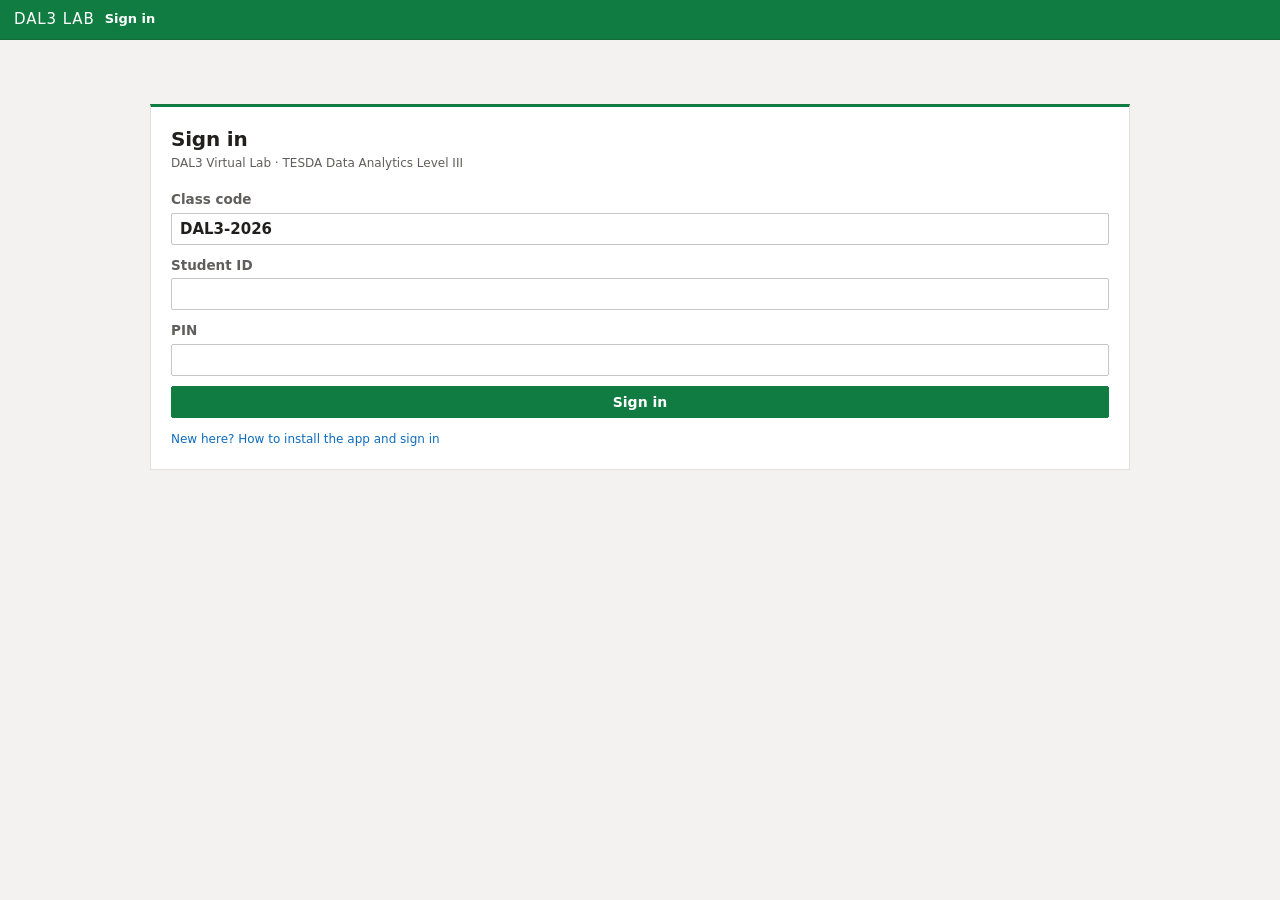
<file: index.html>
<!doctype html>
<html lang="en">
<head>
  <meta charset="utf-8">
  <meta name="viewport" content="width=device-width, initial-scale=1, viewport-fit=cover">
  <title>DAL3 Virtual Lab</title>
  <meta name="description" content="TESDA Data Analytics Level III virtual lab: lessons, spreadsheet activities, quizzes and live trainer monitoring.">
  <meta name="theme-color" content="#1F4E79">
  <link rel="manifest" href="manifest.webmanifest">
  <link rel="icon" href="icons/icon-192.png">
  <link rel="apple-touch-icon" href="icons/icon-192.png">
  <link rel="stylesheet" href="css/app.css">
</head>
<body>
  <div id="app"><p class="boot">Loading the DAL3 Virtual Lab…</p></div>
  <noscript>Please turn on JavaScript to use the DAL3 Virtual Lab.</noscript>
  <script src="js/hf-extras.js"></script>
  <script src="js/wbcore.js"></script>
  <script src="js/check.js"></script>
  <script type="module" src="js/app.js"></script>
</body>
</html>
</file>
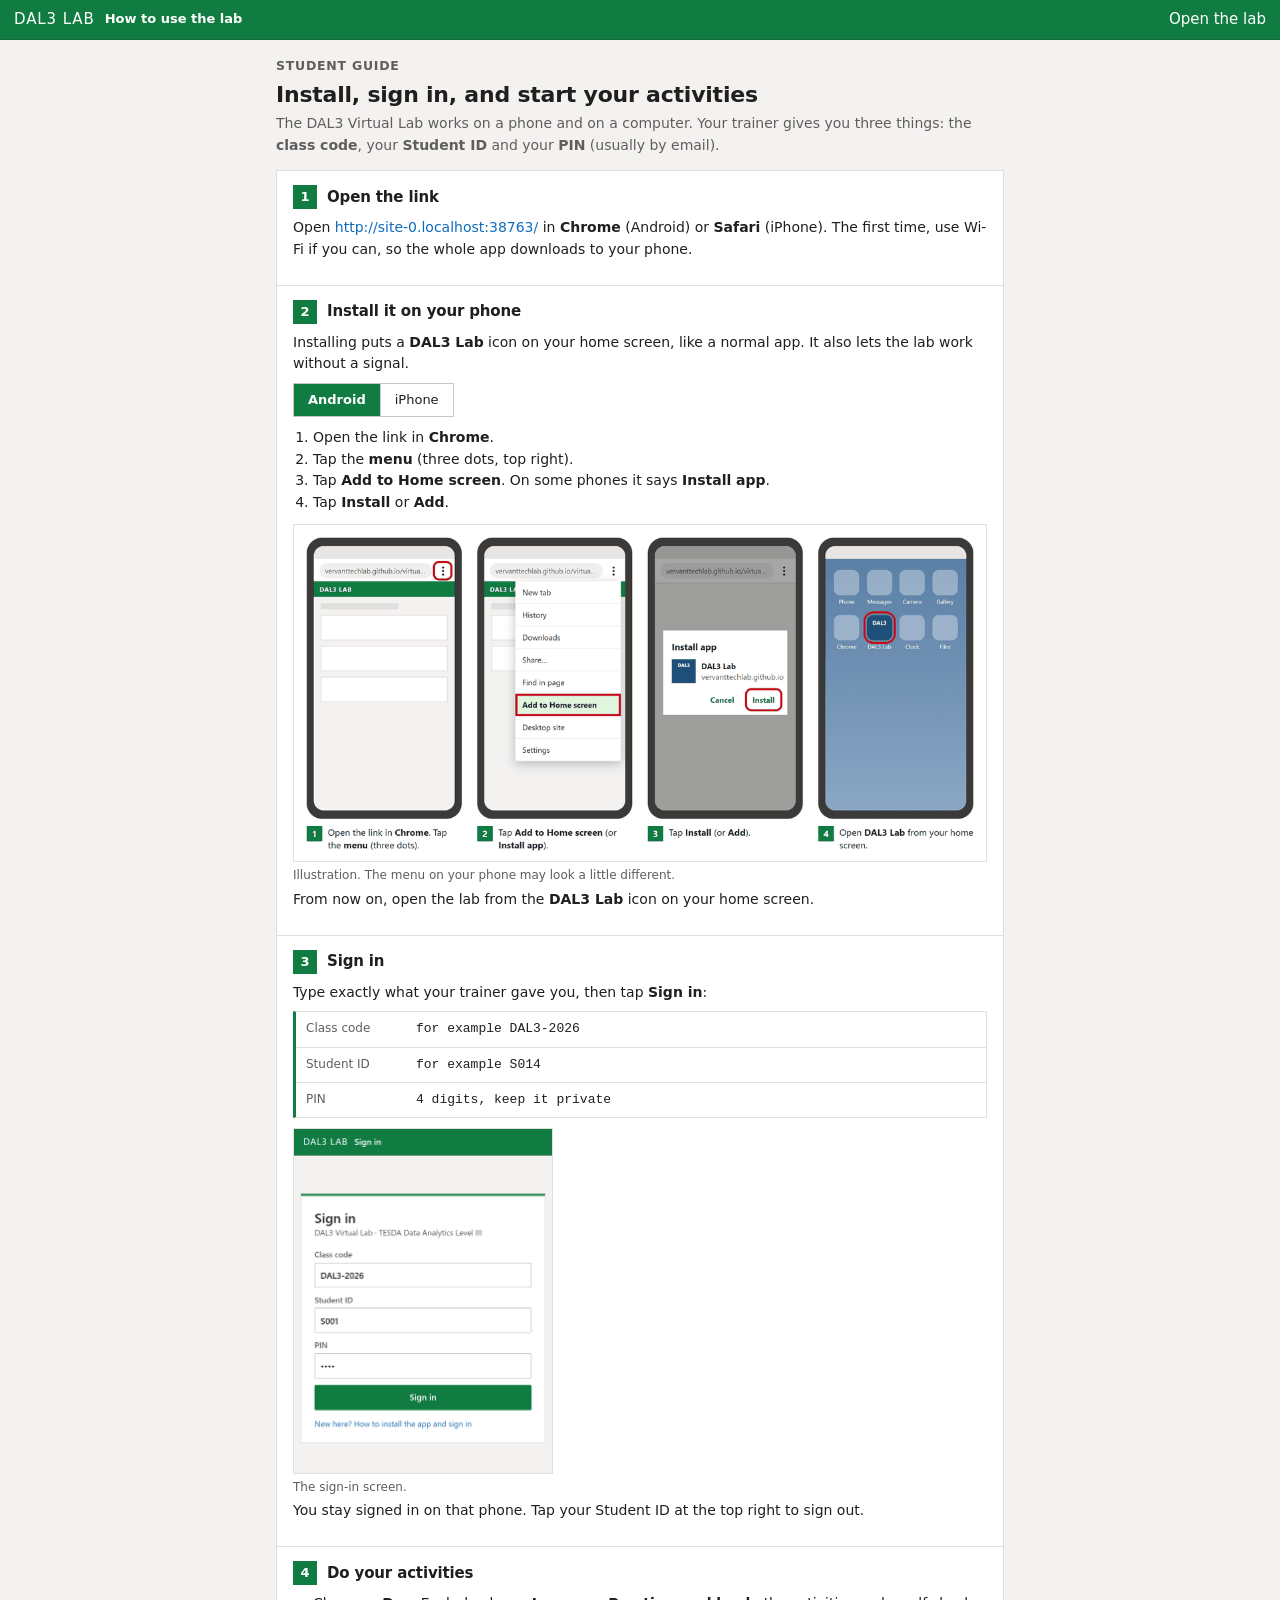
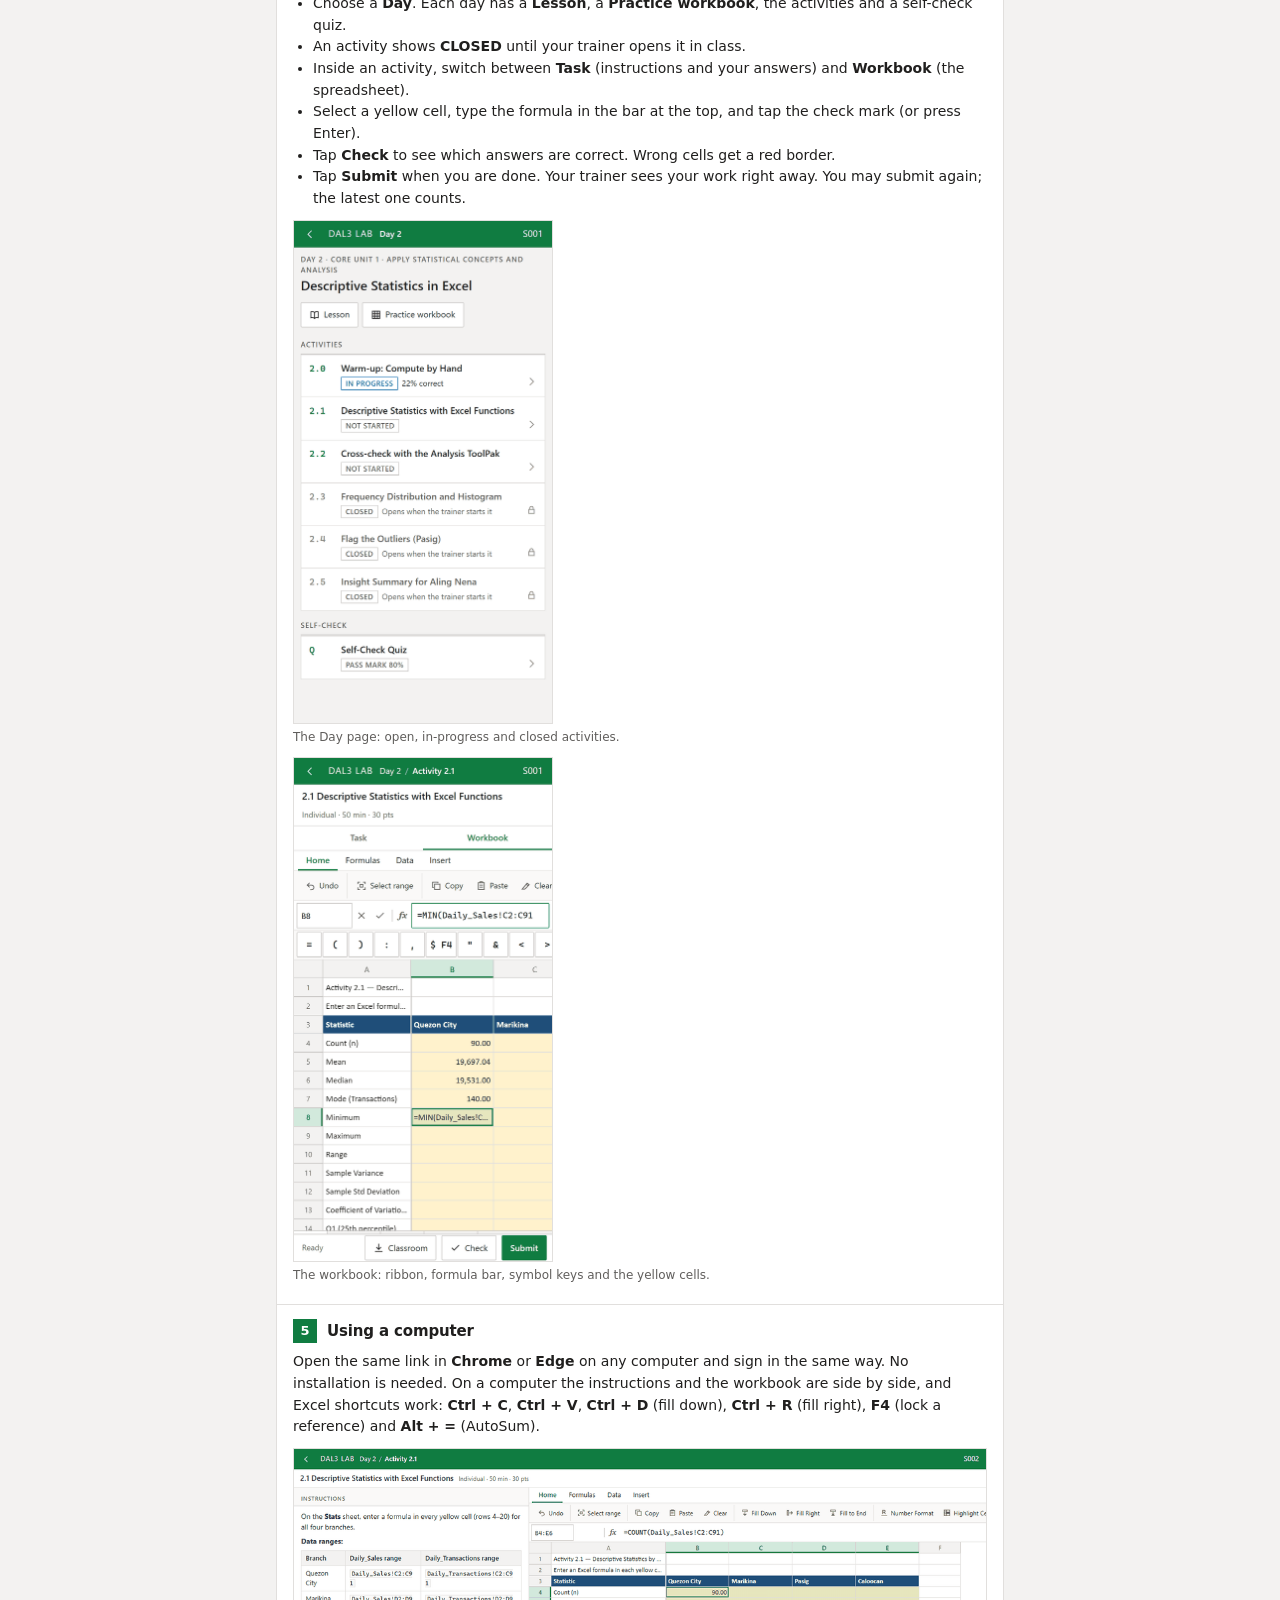
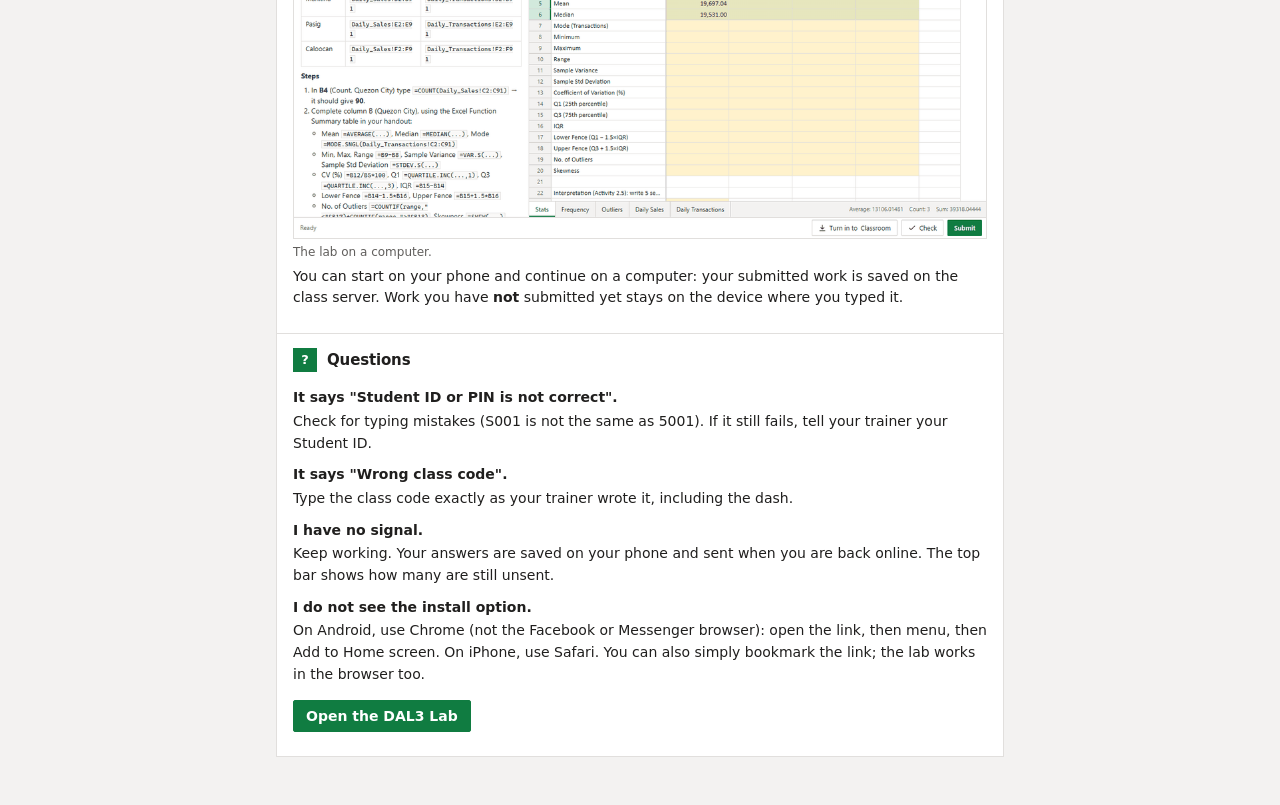
<file: guide.html>
<!doctype html>
<html lang="en">
<head>
  <meta charset="utf-8">
  <meta name="viewport" content="width=device-width, initial-scale=1">
  <title>How to use the DAL3 Lab</title>
  <meta name="description" content="How to install the DAL3 Virtual Lab on your phone, sign in with your Student ID and PIN, and use it on a computer.">
  <meta name="theme-color" content="#107c41">
  <link rel="icon" href="icons/icon-192.png">
  <link rel="stylesheet" href="css/app.css">
  <style>
    .guide { max-width: 760px; margin: 0 auto; padding: 16px 16px 48px; }
    .guide h2 { font-size: 22px; margin: 6px 0 4px; }
    .guide .lead { color: var(--muted); margin-bottom: 14px; }
    .guide section { background: var(--panel); border: 1px solid var(--line); border-top: 0; padding: 14px 16px 16px; }
    .guide section:first-of-type { border-top: 1px solid var(--line); }
    .guide h3 { display: flex; align-items: center; gap: 10px; font-size: 15px; margin-bottom: 8px; }
    .guide h3 .n { width: 24px; height: 24px; background: var(--accent); color: var(--accent-ink); display: inline-flex; align-items: center; justify-content: center; font-size: 13px; flex: none; }
    .guide p, .guide li { font-size: 14px; }
    .guide ol, .guide ul { padding-left: 20px; margin: 4px 0 8px; }
    .guide figure { margin: 10px 0 4px; }
    .guide figure img { display: block; max-width: 100%; height: auto; border: 1px solid var(--line); background: #fff; }
    .guide figure.phone img { max-width: 260px; }
    .guide figcaption { font-size: 12px; color: var(--muted); margin-top: 4px; }
    .guide .os { display: flex; gap: 0; border: 1px solid var(--line-strong); width: fit-content; margin: 6px 0 10px; }
    .guide .os button { border: 0; background: var(--panel); color: var(--ink); font: inherit; font-size: 13px; padding: 0 14px; height: 32px; cursor: pointer; }
    .guide .os button + button { border-left: 1px solid var(--line-strong); }
    .guide .os button.on { background: var(--accent); color: var(--accent-ink); font-weight: 600; }
    .guide .login { border: 1px solid var(--line); border-left: 3px solid var(--accent); margin: 8px 0; }
    .guide .login div { display: grid; grid-template-columns: 110px 1fr; border-bottom: 1px solid var(--line); }
    .guide .login div:last-child { border-bottom: 0; }
    .guide .login span { padding: 7px 10px; font-size: 13px; }
    .guide .login span:first-child { color: var(--muted); font-size: 12px; }
    .guide .login span:last-child { font-family: var(--mono); }
    .guide .cta { margin-top: 14px; }
    .guide .faq dt { font-weight: 600; font-size: 14px; margin-top: 10px; }
    .guide .faq dd { margin: 2px 0 0; font-size: 14px; color: var(--ink); }
  </style>
</head>
<body>
  <header class="titlebar">
    <a class="tb-btn brand" href="./">DAL3 LAB</a>
    <div class="crumbs"><span class="cur">How to use the lab</span></div>
    <a class="tb-btn" href="./">Open the lab</a>
  </header>
  <main class="guide">
    <div class="pagehead">
      <div class="kicker">Student guide</div>
      <h2>Install, sign in, and start your activities</h2>
      <p class="lead">The DAL3 Virtual Lab works on a phone and on a computer. Your trainer gives you three things: the <b>class code</b>,
        your <b>Student ID</b> and your <b>PIN</b> (usually by email).</p>
    </div>

    <section>
      <h3><span class="n">1</span>Open the link</h3>
      <p>Open <a href="./" id="applink">the lab link</a> in <b>Chrome</b> (Android) or <b>Safari</b> (iPhone). The first time, use Wi-Fi if you can,
        so the whole app downloads to your phone.</p>
    </section>

    <section>
      <h3><span class="n">2</span>Install it on your phone</h3>
      <p>Installing puts a <b>DAL3 Lab</b> icon on your home screen, like a normal app. It also lets the lab work without a signal.</p>
      <div class="os" role="tablist">
        <button type="button" class="on" data-os="android">Android</button>
        <button type="button" data-os="iphone">iPhone</button>
      </div>
      <div data-panel="android">
        <ol>
          <li>Open the link in <b>Chrome</b>.</li>
          <li>Tap the <b>menu</b> (three dots, top right).</li>
          <li>Tap <b>Add to Home screen</b>. On some phones it says <b>Install app</b>.</li>
          <li>Tap <b>Install</b> or <b>Add</b>.</li>
        </ol>
        <figure><img src="guide/img/install-android.png" alt="Android: open in Chrome, tap the three-dot menu, tap Add to Home screen, tap Install, then open DAL3 Lab from the home screen" width="1040" height="506">
          <figcaption>Illustration. The menu on your phone may look a little different.</figcaption></figure>
      </div>
      <div data-panel="iphone" hidden>
        <ol>
          <li>Open the link in <b>Safari</b> (installing does not work from Chrome on iPhone).</li>
          <li>Tap the <b>Share</b> button: a square with an arrow pointing up.</li>
          <li>Scroll down and tap <b>Add to Home Screen</b>.</li>
          <li>Tap <b>Add</b> at the top right.</li>
        </ol>
        <figure><img src="guide/img/install-iphone.png" alt="iPhone: open in Safari, tap Share, tap Add to Home Screen, tap Add, then open DAL3 Lab from the home screen" width="1040" height="506">
          <figcaption>Illustration. The Share menu on your iPhone may look a little different.</figcaption></figure>
      </div>
      <p>From now on, open the lab from the <b>DAL3 Lab</b> icon on your home screen.</p>
    </section>

    <section>
      <h3><span class="n">3</span>Sign in</h3>
      <p>Type exactly what your trainer gave you, then tap <b>Sign in</b>:</p>
      <div class="login">
        <div><span>Class code</span><span>for example DAL3-2026</span></div>
        <div><span>Student ID</span><span>for example S014</span></div>
        <div><span>PIN</span><span>4 digits, keep it private</span></div>
      </div>
      <figure class="phone"><img src="guide/img/signin.png" alt="The sign-in screen with Class code, Student ID and PIN" width="520" height="693">
        <figcaption>The sign-in screen.</figcaption></figure>
      <p>You stay signed in on that phone. Tap your Student ID at the top right to sign out.</p>
    </section>

    <section>
      <h3><span class="n">4</span>Do your activities</h3>
      <ul>
        <li>Choose a <b>Day</b>. Each day has a <b>Lesson</b>, a <b>Practice workbook</b>, the activities and a self-check quiz.</li>
        <li>An activity shows <b>CLOSED</b> until your trainer opens it in class.</li>
        <li>Inside an activity, switch between <b>Task</b> (instructions and your answers) and <b>Workbook</b> (the spreadsheet).</li>
        <li>Select a yellow cell, type the formula in the bar at the top, and tap the check mark (or press Enter).</li>
        <li>Tap <b>Check</b> to see which answers are correct. Wrong cells get a red border.</li>
        <li>Tap <b>Submit</b> when you are done. Your trainer sees your work right away. You may submit again; the latest one counts.</li>
      </ul>
      <figure class="phone"><img src="guide/img/day.png" alt="The Day page listing activities with their status" width="520" height="1013">
        <figcaption>The Day page: open, in-progress and closed activities.</figcaption></figure>
      <figure class="phone"><img src="guide/img/workbook.png" alt="An activity's workbook with formulas being typed" width="520" height="1013">
        <figcaption>The workbook: ribbon, formula bar, symbol keys and the yellow cells.</figcaption></figure>
    </section>

    <section>
      <h3><span class="n">5</span>Using a computer</h3>
      <p>Open the same link in <b>Chrome</b> or <b>Edge</b> on any computer and sign in the same way. No installation is needed.
        On a computer the instructions and the workbook are side by side, and Excel shortcuts work:
        <b>Ctrl + C</b>, <b>Ctrl + V</b>, <b>Ctrl + D</b> (fill down), <b>Ctrl + R</b> (fill right), <b>F4</b> (lock a reference) and <b>Alt + =</b> (AutoSum).</p>
      <figure><img src="guide/img/desktop.png" alt="The lab on a computer: instructions on the left, workbook on the right" width="1040" height="585">
        <figcaption>The lab on a computer.</figcaption></figure>
      <p>You can start on your phone and continue on a computer: your submitted work is saved on the class server.
        Work you have <b>not</b> submitted yet stays on the device where you typed it.</p>
    </section>

    <section class="faq">
      <h3><span class="n">?</span>Questions</h3>
      <dl>
        <dt>It says "Student ID or PIN is not correct".</dt>
        <dd>Check for typing mistakes (S001 is not the same as 5001). If it still fails, tell your trainer your Student ID.</dd>
        <dt>It says "Wrong class code".</dt>
        <dd>Type the class code exactly as your trainer wrote it, including the dash.</dd>
        <dt>I have no signal.</dt>
        <dd>Keep working. Your answers are saved on your phone and sent when you are back online. The top bar shows how many are still unsent.</dd>
        <dt>I do not see the install option.</dt>
        <dd>On Android, use Chrome (not the Facebook or Messenger browser): open the link, then menu, then Add to Home screen.
          On iPhone, use Safari. You can also simply bookmark the link; the lab works in the browser too.</dd>
      </dl>
      <p class="cta"><a class="btn primary" href="./">Open the DAL3 Lab</a></p>
    </section>
  </main>
  <script>
    document.querySelectorAll(".os button").forEach(function (b) {
      b.addEventListener("click", function () {
        document.querySelectorAll(".os button").forEach(function (x) { x.classList.toggle("on", x === b); });
        document.querySelectorAll("[data-panel]").forEach(function (p) { p.hidden = p.dataset.panel !== b.dataset.os; });
      });
    });
    if (/iPhone|iPad|iPod/i.test(navigator.userAgent)) document.querySelector('.os button[data-os="iphone"]').click();
    document.getElementById("applink").textContent = location.href.replace(/guide\.html.*$/, "");
  </script>
</body>
</html>
</file>
<file: css/app.css>
/* DAL3 Virtual Lab · "work tool" theme: flat, square, compact, office-software neutrals with spreadsheet green. */
:root {
  --app: #107c41; --app-ink: #ffffff; --accent: #107c41; --accent-ink: #ffffff; --accent-soft: #e5f3eb;
  --bg: #f3f2f1; --panel: #ffffff; --panel-2: #faf9f8; --line: #e1dfdd; --line-strong: #c8c6c4;
  --ink: #201f1e; --muted: #605e5c; --faint: #8a8886;
  --good: #107c41; --good-bg: #dff6dd; --bad: #a4262c; --bad-bg: #fde7e9; --warn: #7a5900; --warn-bg: #fff4ce; --info: #0f6cbd;
  --sel-fill: rgba(16, 124, 65, .10); --sel-line: #107c41; --head: #f3f2f1; --head-sel: #d2e9dc;
  --input: #fff2cc; --given: #e2efda;
  --mono: "Cascadia Mono", Consolas, "Roboto Mono", monospace;
  --ui: "Segoe UI", system-ui, -apple-system, Roboto, Arial, sans-serif;
  --cell: Aptos, Calibri, "Segoe UI", Roboto, Arial, sans-serif;
  --tap: 32px;
  color-scheme: light;
}
@media (prefers-color-scheme: dark) {
  :root:not([data-theme="light"]) {
    --app: #1f1f1f; --app-ink: #f3f2f1; --accent: #3fae6f; --accent-ink: #0b1d12; --accent-soft: #1d3326;
    --bg: #1b1a19; --panel: #252423; --panel-2: #2b2a29; --line: #3b3a39; --line-strong: #4f4e4d;
    --ink: #f3f2f1; --muted: #b3b0ad; --faint: #8a8886;
    --good: #5ec98a; --good-bg: #1d3326; --bad: #f1707b; --bad-bg: #3f2023; --warn: #f2c94c; --warn-bg: #3a3218; --info: #6cb8f6;
    --sel-fill: rgba(63, 174, 111, .18); --sel-line: #3fae6f; --head: #2b2a29; --head-sel: #26402f;
    --input: #3d3720; --given: #22352a; color-scheme: dark;
  }
}
:root[data-theme="dark"] {
  --app: #1f1f1f; --app-ink: #f3f2f1; --accent: #3fae6f; --accent-ink: #0b1d12; --accent-soft: #1d3326;
  --bg: #1b1a19; --panel: #252423; --panel-2: #2b2a29; --line: #3b3a39; --line-strong: #4f4e4d;
  --ink: #f3f2f1; --muted: #b3b0ad; --faint: #8a8886;
  --good: #5ec98a; --good-bg: #1d3326; --bad: #f1707b; --bad-bg: #3f2023; --warn: #f2c94c; --warn-bg: #3a3218; --info: #6cb8f6;
  --sel-fill: rgba(63, 174, 111, .18); --sel-line: #3fae6f; --head: #2b2a29; --head-sel: #26402f;
  --input: #3d3720; --given: #22352a; color-scheme: dark;
}
@media (pointer: coarse) { :root { --tap: 38px; } }

* { box-sizing: border-box; }
html { -webkit-text-size-adjust: 100%; }
body { margin: 0; background: var(--bg); color: var(--ink); font: 14px/1.45 var(--ui); }
a { color: var(--info); text-decoration: none; } a:hover { text-decoration: underline; }
h1, h2, h3 { font-weight: 600; margin: 0; line-height: 1.25; }
h2 { font-size: 18px; } h3 { font-size: 14px; }
p { margin: 0 0 8px; }
.ic { width: 16px; height: 16px; flex: none; }
.muted { color: var(--muted); } .small { font-size: 12px; } .mono { font-family: var(--mono); } .grow { flex: 1; } .center { text-align: center; }
.bad { color: var(--bad); }
.boot { padding: 24px; color: var(--muted); }

/* ------------------------------------------------------------------ title bar */
.titlebar { position: sticky; top: 0; z-index: 30; height: 40px; display: flex; align-items: center; gap: 2px;
  background: var(--app); color: var(--app-ink); padding: 0 6px; padding-top: env(safe-area-inset-top); border-bottom: 1px solid rgba(0,0,0,.15); }
:root[data-theme="dark"] .titlebar { border-bottom: 2px solid var(--accent); }
@media (prefers-color-scheme: dark) { :root:not([data-theme="light"]) .titlebar { border-bottom: 2px solid var(--accent); } }
.titlebar .tb-btn { height: 40px; min-width: 36px; display: inline-flex; align-items: center; justify-content: center; gap: 6px; padding: 0 8px;
  background: transparent; border: 0; color: inherit; font: inherit; cursor: pointer; }
.titlebar .tb-btn:hover { background: rgba(255,255,255,.12); text-decoration: none; }
.brand { font-weight: 700; font-size: 13px; letter-spacing: .06em; padding: 0 8px; white-space: nowrap; }
.crumbs { flex: 1; min-width: 0; display: flex; align-items: center; gap: 6px; font-size: 13px; white-space: nowrap; overflow: hidden; }
.crumbs .sep { opacity: .6; }
.crumbs .cur { font-weight: 600; overflow: hidden; text-overflow: ellipsis; }
.tb-flag { font-size: 11px; font-weight: 600; letter-spacing: .04em; border: 1px solid rgba(255,255,255,.55); padding: 1px 6px; margin: 0 4px; white-space: nowrap; }
.tb-flag.unsent { display: none; } .tb-flag.unsent.show { display: inline-block; background: #fff4ce; color: #3d2c00; border-color: #fff4ce; }
.tb-user { font-size: 12px; }

/* ------------------------------------------------------------------ page + common */
.page { padding: 16px; padding-bottom: 64px; }
.page.narrow > * { max-width: 980px; margin-left: auto; margin-right: auto; }
.pagehead { margin-bottom: 14px; }
.pagehead .kicker { font-size: 11px; font-weight: 600; letter-spacing: .08em; text-transform: uppercase; color: var(--muted); margin-bottom: 2px; }
.pagehead h2 { font-size: 20px; }
.pagehead .meta { color: var(--muted); font-size: 12px; margin-top: 2px; }
.label { font-size: 11px; font-weight: 600; letter-spacing: .08em; text-transform: uppercase; color: var(--muted);
  padding: 14px 0 6px; border-bottom: 1px solid var(--line-strong); margin: 0 0 0; }
.panel { background: var(--panel); border: 1px solid var(--line); }
.panel-pad { padding: 14px; }

.btn { display: inline-flex; align-items: center; justify-content: center; gap: 6px; height: var(--tap); padding: 0 12px; border-radius: 2px;
  border: 1px solid var(--line-strong); background: var(--panel); color: var(--ink); font: inherit; font-size: 13px; cursor: pointer; white-space: nowrap; }
.btn:hover { background: var(--panel-2); text-decoration: none; border-color: var(--faint); }
.btn:disabled { opacity: .55; cursor: default; }
.btn.primary { background: var(--accent); border-color: var(--accent); color: var(--accent-ink); font-weight: 600; }
.btn.primary:hover { filter: brightness(1.08); }
.btn.danger { color: var(--bad); }
.btn.wide { width: 100%; }
.btn.small { height: 28px; padding: 0 9px; font-size: 12px; }
.btn.icon { width: var(--tap); padding: 0; }
.btn.quiet { border-color: transparent; background: transparent; }
.btn.quiet:hover { background: var(--panel-2); border-color: var(--line); }
.btnrow { display: flex; gap: 6px; flex-wrap: wrap; }
.tag { display: inline-block; font-size: 11px; font-weight: 600; letter-spacing: .03em; padding: 0 6px; line-height: 18px; border: 1px solid var(--line-strong); color: var(--muted); white-space: nowrap; }
.tag.good { color: var(--good); border-color: var(--good); } .tag.bad { color: var(--bad); border-color: var(--bad); }
.tag.warn { color: var(--warn); border-color: var(--warn); background: var(--warn-bg); } .tag.info { color: var(--info); border-color: var(--info); }
.tag.solid { background: var(--accent); color: var(--accent-ink); border-color: var(--accent); }
.note { background: var(--warn-bg); border-left: 3px solid var(--warn); padding: 8px 10px; font-size: 13px; margin-bottom: 12px; }

input[type=text], input[type=number], input[type=password], input[type=url], input[type=email], input:not([type]), select, textarea {
  width: 100%; font: inherit; font-size: 13px; color: var(--ink); background: var(--panel); border: 1px solid var(--line-strong); border-radius: 2px;
  padding: 0 8px; height: var(--tap); }
textarea { height: auto; padding: 6px 8px; resize: vertical; line-height: 1.4; }
input:focus, select:focus, textarea:focus { outline: none; border-color: var(--accent); box-shadow: inset 0 -2px 0 var(--accent); }
.btn:focus-visible, .row:focus-visible, .gridwrap:focus-visible, td:focus-visible { outline: 2px solid var(--accent); outline-offset: -2px; }
.form label { display: grid; gap: 3px; margin: 0 0 10px; font-size: 12px; font-weight: 600; color: var(--muted); }
.form label.row { display: flex; align-items: center; gap: 8px; font-weight: 400; color: var(--ink); font-size: 13px; }
.form label.row input { width: 16px; height: 16px; }
.hint { font-size: 12px; color: var(--muted); margin: -4px 0 10px; }
.actions { display: flex; gap: 6px; justify-content: flex-end; flex-wrap: wrap; padding-top: 10px; border-top: 1px solid var(--line); margin-top: 6px; }

/* sign in */
.signin { max-width: 380px; margin: 48px auto 0; background: var(--panel); border: 1px solid var(--line); border-top: 3px solid var(--accent); padding: 20px; }
.signin h2 { font-size: 20px; margin-bottom: 2px; }
.signin .sub { color: var(--muted); font-size: 12px; margin-bottom: 16px; }

/* ------------------------------------------------------------------ lists (home, day) */
.list { background: var(--panel); border: 1px solid var(--line); border-top: 0; }
.row { display: grid; align-items: center; gap: 12px; padding: 10px 12px; border-top: 1px solid var(--line); color: var(--ink); }
a.row:hover { background: var(--panel-2); text-decoration: none; }
.row.closed { color: var(--muted); }
.row .num { font-family: var(--mono); font-weight: 600; color: var(--accent); }
.row.closed .num { color: var(--faint); }
.row .title { font-weight: 600; }
.row .sub { font-size: 12px; color: var(--muted); }
.row .chev { color: var(--faint); justify-self: end; }
.daysrow { grid-template-columns: 64px 1fr auto 16px; }
.actsrow { grid-template-columns: 40px 1fr 90px 60px 50px 210px 16px; }
.listhead { display: grid; gap: 12px; padding: 6px 12px; font-size: 11px; font-weight: 600; letter-spacing: .06em; text-transform: uppercase;
  color: var(--muted); background: var(--panel-2); border: 1px solid var(--line); }
.status { font-size: 12px; display: flex; gap: 6px; align-items: center; flex-wrap: wrap; }
.feedback { grid-column: 2 / -1; font-size: 12px; border-left: 2px solid var(--info); padding-left: 8px; color: var(--ink); }
.toolrow { display: flex; gap: 6px; flex-wrap: wrap; margin: 4px 0 4px; }

/* lesson */
.lesson { background: var(--panel); border: 1px solid var(--line); border-top: 0; }
.lesson summary { cursor: pointer; padding: 10px 12px; font-weight: 600; list-style: none; display: flex; gap: 8px; align-items: center; }
.lesson summary::-webkit-details-marker { display: none; }
.lesson summary::before { content: ""; width: 6px; height: 6px; border-right: 1.5px solid var(--muted); border-bottom: 1.5px solid var(--muted); transform: rotate(-45deg); transition: transform .15s; }
.lesson[open] summary::before { transform: rotate(45deg); }
.lesson[open] summary { border-bottom: 1px solid var(--line); }
.lesson:first-of-type { border-top: 1px solid var(--line); }
.prose { padding: 12px 14px; overflow-x: auto; font-size: 14px; }
.prose h3, .prose h4 { margin: 14px 0 6px; font-size: 14px; }
.prose table { border-collapse: collapse; width: 100%; font-size: 13px; margin: 8px 0; }
.prose th { background: var(--head); text-align: left; padding: 5px 8px; border: 1px solid var(--line); font-weight: 600; }
.prose td { border: 1px solid var(--line); padding: 5px 8px; vertical-align: top; }
.prose code { font-family: var(--mono); font-size: 12px; background: var(--panel-2); border: 1px solid var(--line); padding: 0 3px; word-break: break-word; }
.prose blockquote { margin: 8px 0; padding: 6px 10px; border-left: 3px solid var(--accent); background: var(--accent-soft); }
.prose ul, .prose ol { padding-left: 20px; margin: 4px 0 10px; }
.prose .cover { display: none; }
.prose img { max-width: 100%; }

/* ------------------------------------------------------------------ activity workspace */
.workhead { display: flex; align-items: baseline; gap: 10px; flex-wrap: wrap; padding: 8px 12px; background: var(--panel); border-bottom: 1px solid var(--line); }
.workhead h2 { font-size: 15px; }
.workhead .meta { font-size: 12px; color: var(--muted); }
.page.work { padding: 0; }
.panes { display: grid; grid-template-columns: minmax(330px, 34%) 1fr; height: calc(100vh - 40px - 37px - 41px); }
.panes.single { grid-template-columns: minmax(0, 760px); justify-content: center; }
.pane { overflow: auto; min-width: 0; }
.pane-task { background: var(--panel); border-right: 1px solid var(--line); }
.pane-sheet { background: var(--bg); display: flex; }
.pane-sheet > .sheethost { flex: 1; min-width: 0; }
.switch { display: none; }
.task-sec { padding: 0 14px 14px; }
.task-sec .label { margin: 0 -14px 10px; padding-left: 14px; padding-right: 14px; background: var(--panel-2); border-top: 1px solid var(--line); }
.task-sec:first-child .label { border-top: 0; }
.steps .prose { padding: 0; }
.equiv { width: 100%; border-collapse: collapse; font-size: 12px; margin-top: 8px; }
.equiv th, .equiv td { border: 1px solid var(--line); padding: 4px 6px; text-align: left; }
.equiv th { background: var(--panel-2); font-weight: 600; }
.part { padding: 10px 0 12px 10px; border-left: 3px solid transparent; border-bottom: 1px solid var(--line); margin-left: -10px; }
.part:last-child { border-bottom: 0; }
.part .phead { display: flex; gap: 10px; justify-content: space-between; align-items: baseline; margin-bottom: 6px; }
.part .pprompt { font-weight: 600; font-size: 13px; }
.part .ppts { font-size: 11px; color: var(--muted); white-space: nowrap; font-family: var(--mono); }
.part.good { border-left-color: var(--good); } .part.bad { border-left-color: var(--bad); } .part.half { border-left-color: var(--warn); }
.pfb { font-size: 12px; margin-top: 6px; color: var(--muted); }
.part.good .pfb { color: var(--good); } .part.bad .pfb { color: var(--bad); } .part.half .pfb { color: var(--warn); }
.choices { display: grid; gap: 0; border: 1px solid var(--line); }
.choice { display: flex; align-items: center; gap: 8px; padding: 0 10px; min-height: var(--tap); border-top: 1px solid var(--line); cursor: pointer; font-size: 13px; }
.choice:first-child { border-top: 0; }
.choice:hover { background: var(--panel-2); }
.choice input { width: 15px; height: 15px; accent-color: var(--accent); flex: none; margin: 0; }
.answer { white-space: pre-wrap; background: var(--panel-2); border: 1px solid var(--line); padding: 6px 8px; font: inherit; font-size: 13px; margin: 0; }
.statusbar { position: fixed; left: 0; right: 0; bottom: 0; z-index: 25; height: 41px; display: flex; align-items: center; gap: 8px; padding: 0 8px 0 12px;
  padding-bottom: env(safe-area-inset-bottom); background: var(--panel); border-top: 1px solid var(--line-strong); font-size: 12px; }
.statusbar .stxt { color: var(--muted); overflow: hidden; text-overflow: ellipsis; white-space: nowrap; }

/* ------------------------------------------------------------------ spreadsheet */
.sheethost { background: var(--panel); border: 1px solid var(--line); display: flex; flex-direction: column; }
.pane-sheet .sheethost { border: 0; }
.sheetui { display: flex; flex-direction: column; min-height: 0; flex: 1; }
/* ribbon */
.rtabs { display: flex; gap: 0; padding: 0 6px; background: var(--panel); border-bottom: 1px solid var(--line); overflow-x: auto; }
.rtab { height: 30px; padding: 0 12px; border: 0; background: transparent; color: var(--ink); font: inherit; font-size: 13px; cursor: pointer; border-bottom: 2px solid transparent; white-space: nowrap; }
.rtab:hover { background: var(--panel-2); }
.rtab.on { border-bottom-color: var(--accent); color: var(--accent); font-weight: 600; }
.ribbon { display: flex; align-items: stretch; gap: 0; padding: 3px 4px; background: var(--panel-2); border-bottom: 1px solid var(--line); overflow-x: auto; scrollbar-width: thin; }
.rgroup { display: flex; gap: 1px; padding: 0 4px; border-right: 1px solid var(--line); }
.rgroup:last-child { border-right: 0; }
.rbtn { display: inline-flex; align-items: center; gap: 5px; height: var(--tap); padding: 0 8px; border: 1px solid transparent; border-radius: 2px;
  background: transparent; color: var(--ink); font: inherit; font-size: 12px; cursor: pointer; white-space: nowrap; }
.rbtn:hover { background: var(--panel); border-color: var(--line-strong); }
.rbtn.on { background: var(--accent-soft); border-color: var(--accent); color: var(--accent); }
.rbtn .ic { color: var(--muted); } .rbtn:hover .ic, .rbtn.on .ic { color: var(--accent); }
/* formula bar */
.fbar { display: flex; align-items: center; gap: 0; background: var(--panel); border-bottom: 1px solid var(--line); height: calc(var(--tap) + 6px); padding: 0 4px; }
.namebox { width: 84px; flex: none; font: 12px var(--mono); padding: 0 6px; height: var(--tap); line-height: var(--tap); border: 1px solid var(--line-strong);
  overflow: hidden; text-overflow: ellipsis; white-space: nowrap; background: var(--panel); }
.fbtn { width: 28px; height: var(--tap); display: inline-flex; align-items: center; justify-content: center; border: 0; background: transparent; color: var(--muted); cursor: pointer; flex: none; }
.fbtn:hover { color: var(--ink); background: var(--panel-2); }
.fbtn.ok:hover { color: var(--good); } .fbtn.no:hover { color: var(--bad); }
.fxsep { width: 1px; height: 18px; background: var(--line-strong); margin: 0 4px; }
.fxlabel { font: italic 600 13px Georgia, "Times New Roman", serif; color: var(--muted); padding: 0 6px; }
.fx { font-family: var(--mono) !important; font-size: 13px !important; border-color: transparent !important; box-shadow: none !important; }
.is-editing .fx { border-color: var(--accent) !important; }
.sheetui:not(.is-editing) .fbtn.ok, .sheetui:not(.is-editing) .fbtn.no { visibility: hidden; }
.keypad { display: none; gap: 1px; padding: 3px 4px; overflow-x: auto; background: var(--panel-2); border-bottom: 1px solid var(--line); }
.is-editing .keypad { display: flex; }
.key { flex: none; min-width: 38px; height: var(--tap); border: 1px solid var(--line-strong); border-radius: 2px; background: var(--panel); color: var(--ink);
  font: 600 14px var(--mono); cursor: pointer; padding: 0 6px; }
.key:active { background: var(--accent-soft); }
/* grid */
.gridwrap { flex: 1; overflow: auto; min-height: 220px; -webkit-overflow-scrolling: touch; background: var(--panel); }
.sheethost.ro .gridwrap { max-height: 50vh; }
.page.narrow .sheethost .gridwrap { height: calc(100vh - 290px); }
table.grid { border-collapse: separate; border-spacing: 0; table-layout: fixed; font: 13px var(--cell); }
table.grid th, table.grid td { border-right: 1px solid var(--line); border-bottom: 1px solid var(--line); height: 22px; padding: 0 4px; white-space: nowrap; overflow: hidden; text-overflow: ellipsis; }
@media (pointer: coarse) { table.grid th, table.grid td { height: 28px; } }
table.grid thead th { position: sticky; top: 0; z-index: 2; background: var(--head); font: 12px var(--ui); color: var(--muted); text-align: center; border-color: var(--line-strong); }
table.grid tbody th { position: sticky; left: 0; z-index: 1; background: var(--head); font: 11px var(--ui); color: var(--muted); text-align: center; border-color: var(--line-strong); }
table.grid th.corner { left: 0; z-index: 3; }
table.grid th.hsel { background: var(--head-sel); color: var(--accent); font-weight: 600; box-shadow: inset 0 -2px 0 var(--accent); }
table.grid tbody th.hsel { box-shadow: inset -2px 0 0 var(--accent); }
table.grid tbody td[data-c="0"] { position: sticky; left: 44px; z-index: 1; box-shadow: 1px 0 0 var(--line-strong); }
table.grid thead th[data-col="0"] { left: 44px; z-index: 3; }
table.grid td { cursor: cell; user-select: none; background: var(--panel); color: var(--ink); }
table.grid td.num { text-align: right; } table.grid td.err { color: var(--bad); text-align: center; }
table.grid td.s-i { background: var(--input); } table.grid td.s-g { background: var(--given); font-weight: 600; }
table.grid td.s-h { background: #1F4E79; color: #fff; font-weight: 600; }
table.grid td.hl-red { background: #ffc7ce; color: #9c0006; } table.grid td.hl-yellow { background: #ffeb9c; color: #9c5700; } table.grid td.hl-green { background: #c6efce; color: #006100; }
table.grid td.sel { background-image: linear-gradient(var(--sel-fill), var(--sel-fill)); }
table.grid td.anchor { box-shadow: inset 0 0 0 2px var(--sel-line); }
table.grid td.mk-ok { box-shadow: inset 3px 0 0 var(--good); }
table.grid td.mk-bad { box-shadow: inset 0 0 0 1.5px var(--bad); }
table.grid td.anchor.mk-bad, table.grid td.anchor.mk-ok { box-shadow: inset 0 0 0 2px var(--sel-line); }
/* sheet tabs + sheet status */
.sheetfoot { display: flex; align-items: stretch; background: var(--head); border-top: 1px solid var(--line-strong); min-height: 30px; }
.tabs { display: flex; overflow-x: auto; flex: 1; min-width: 0; }
.tab { flex: none; display: inline-flex; align-items: center; gap: 6px; border: 0; border-right: 1px solid var(--line-strong); background: transparent; color: var(--ink);
  padding: 0 12px; font: inherit; font-size: 12px; cursor: pointer; min-height: 30px; }
.tab:hover { background: var(--panel-2); }
.tab.active { background: var(--panel); color: var(--accent); font-weight: 600; box-shadow: inset 0 -2px 0 var(--accent); }
.tabx { color: var(--faint); font-size: 13px; line-height: 1; } .tabx:hover { color: var(--bad); }
.selstats { flex: none; display: flex; align-items: center; gap: 12px; padding: 0 10px; font-size: 11px; color: var(--muted); white-space: nowrap; }
.chartarea { display: grid; gap: 8px; padding: 8px; background: var(--bg); }
.chartarea:empty { display: none; }
.chartcard { position: relative; height: 300px; background: var(--panel); border: 1px solid var(--line); padding: 8px 8px 36px; }
.chartcard .btn { position: absolute; bottom: 6px; right: 6px; }
.funclist { display: grid; grid-template-columns: repeat(auto-fill, minmax(140px, 1fr)); border-top: 1px solid var(--line); border-left: 1px solid var(--line); }
.funclist button { border: 0; border-right: 1px solid var(--line); border-bottom: 1px solid var(--line); background: var(--panel); color: var(--ink);
  font: 12px var(--mono); text-align: left; padding: 0 8px; height: var(--tap); cursor: pointer; }
.funclist button:hover { background: var(--accent-soft); color: var(--accent); }
.rules { display: flex; flex-wrap: wrap; gap: 4px; margin: 0 0 6px; }
.rules button { font: 12px var(--mono); border: 1px solid var(--line-strong); background: var(--panel-2); color: var(--ink); padding: 2px 6px; cursor: pointer; }
.optlist { display: grid; border: 1px solid var(--line); }
.optlist button { display: flex; justify-content: space-between; gap: 10px; border: 0; border-bottom: 1px solid var(--line); background: var(--panel); color: var(--ink);
  font: inherit; font-size: 13px; text-align: left; padding: 0 10px; height: var(--tap); cursor: pointer; }
.optlist button:last-child { border-bottom: 0; }
.optlist button:hover { background: var(--accent-soft); }
.optlist button span:last-child { font-family: var(--mono); color: var(--muted); font-size: 12px; }

/* ------------------------------------------------------------------ dialog + toast */
.modal-back { position: fixed; inset: 0; z-index: 50; background: rgba(0, 0, 0, .35); display: flex; align-items: center; justify-content: center; padding: 12px; }
.modal { background: var(--panel); color: var(--ink); width: 100%; max-width: 460px; max-height: 88vh; overflow: auto; border: 1px solid var(--line-strong);
  box-shadow: 0 8px 28px rgba(0, 0, 0, .22); }
.modal.wide { max-width: 1000px; }
.modal-head { position: sticky; top: 0; z-index: 2; display: flex; align-items: center; justify-content: space-between; gap: 8px;
  padding: 0 4px 0 14px; height: 40px; background: var(--panel); border-bottom: 1px solid var(--line); }
.modal-head h3 { font-size: 14px; font-weight: 600; }
.modal-head .btn.icon { border: 0; }
.modal-body { padding: 14px; }
#toast { position: fixed; left: 12px; bottom: 50px; z-index: 60; max-width: min(92vw, 520px); padding: 8px 12px; background: #323130; color: #fff;
  font-size: 13px; border-left: 3px solid var(--faint); opacity: 0; transform: translateY(6px); transition: .18s; pointer-events: none; }
#toast.show { opacity: 1; transform: none; } #toast.bad { border-left-color: #f1707b; } #toast.good { border-left-color: #5ec98a; }

/* ------------------------------------------------------------------ quiz */
.quiz .qitem { background: var(--panel); border: 1px solid var(--line); border-top: 0; margin: 0; padding: 10px 12px 12px; }
.quiz .qitem:first-of-type { border-top: 1px solid var(--line); }
.quiz .qitem legend { float: left; width: 100%; padding: 0; margin-bottom: 8px; font-weight: 600; font-size: 13px; }
.quiz .qitem.wrong { border-left: 3px solid var(--bad); }
.quiz .submitrow { padding: 12px 0; }
.result { padding: 10px 12px; margin-bottom: 12px; border: 1px solid var(--line); border-left: 3px solid var(--faint); background: var(--panel); }
.result.good { border-left-color: var(--good); } .result.bad { border-left-color: var(--bad); }
.result h3 { font-size: 15px; }

/* ------------------------------------------------------------------ trainer board */
.boardbar { display: flex; gap: 8px; align-items: center; flex-wrap: wrap; padding: 8px 12px; background: var(--panel); border-bottom: 1px solid var(--line); }
.boardbar select { width: auto; max-width: min(420px, 100%); min-width: 0; text-overflow: ellipsis; }
.livedot { display: inline-flex; align-items: center; gap: 6px; font-size: 12px; color: var(--muted); }
.livedot::before { content: ""; width: 8px; height: 8px; background: var(--good); }
.livedot.off::before { background: var(--bad); }
.switches { display: flex; flex-wrap: wrap; align-items: center; gap: 0; padding: 8px 12px; background: var(--panel-2); border-bottom: 1px solid var(--line); }
.switches .lbl { font-size: 11px; font-weight: 600; letter-spacing: .06em; text-transform: uppercase; color: var(--muted); margin-right: 10px; }
.sw { display: inline-flex; align-items: center; gap: 6px; height: 28px; padding: 0 10px; border: 1px solid var(--line-strong); margin: 2px 4px 2px 0;
  background: var(--panel); color: var(--muted); font: 600 12px var(--mono); cursor: pointer; }
.sw::before { content: ""; width: 22px; height: 10px; border: 1px solid currentColor; background: linear-gradient(90deg, currentColor 40%, transparent 40%); }
.sw.on { color: var(--accent); border-color: var(--accent); background: var(--accent-soft); }
.sw.on::before { background: linear-gradient(90deg, transparent 60%, currentColor 60%); }
.board { overflow: auto; padding: 12px; }
.boardtable { border-collapse: collapse; background: var(--panel); font-size: 12px; min-width: 100%; }
.boardtable th, .boardtable td { border: 1px solid var(--line); padding: 0 8px; height: 34px; text-align: center; white-space: nowrap; }
.boardtable thead th { background: var(--head); color: var(--muted); font-weight: 600; position: sticky; top: 0; font-size: 11px; letter-spacing: .04em; }
.boardtable th.sname { text-align: left; font-weight: 600; position: sticky; left: 0; background: var(--panel); min-width: 160px; color: var(--ink); font-size: 12px; }
.boardtable th.sname .sid { color: var(--muted); font-weight: 400; font-family: var(--mono); margin-left: 6px; font-size: 11px; }
.boardtable td { cursor: pointer; font-family: var(--mono); }
.boardtable td:hover { outline: 2px solid var(--accent); outline-offset: -2px; }
.boardtable td.none { color: var(--faint); cursor: default; } .boardtable td.none:hover { outline: 0; }
.boardtable td.good { background: var(--good-bg); color: var(--good); font-weight: 600; }
.boardtable td.half { background: var(--warn-bg); color: var(--warn); font-weight: 600; }
.boardtable td.bad { background: var(--bad-bg); color: var(--bad); font-weight: 600; }
.boardtable td.pend { color: var(--warn); font-weight: 600; }
.boardtable td.draft { color: var(--info); }
.boardtable td.draft.fresh { box-shadow: inset 3px 0 0 var(--info); font-weight: 600; }
.boardtable td.total { font-weight: 700; cursor: default; } .boardtable td.total:hover { outline: 0; }
.boardtable td.when { color: var(--muted); cursor: default; font-family: var(--ui); } .boardtable td.when:hover { outline: 0; }
.legend { display: flex; flex-wrap: wrap; gap: 14px; padding: 0 12px 16px; font-size: 11px; color: var(--muted); }
.legend span::before { content: ""; display: inline-block; width: 10px; height: 10px; margin-right: 5px; vertical-align: -1px; border: 1px solid var(--line-strong); }
.legend .lg-good::before { background: var(--good-bg); } .legend .lg-half::before { background: var(--warn-bg); } .legend .lg-bad::before { background: var(--bad-bg); }
.legend .lg-draft::before { box-shadow: inset 3px 0 0 var(--info); } .legend .lg-pend::before { border-color: var(--warn); }
.detail .part { margin-left: 0; padding-left: 10px; }
.detail ol li.ok { color: var(--good); } .detail ol li.no { color: var(--bad); }
.grade { margin-top: 12px; padding: 12px; background: var(--panel-2); border: 1px solid var(--line); }
.grade h3 { margin-bottom: 8px; }
.sheethost.ro { margin-top: 10px; height: 420px; }

/* ------------------------------------------------------------------ phones */
@media (max-width: 900px) {
  .page { padding: 10px; padding-bottom: 60px; }
  .switch { display: flex; background: var(--panel); border-bottom: 1px solid var(--line); }
  .switch button { flex: 1; height: 36px; border: 0; background: transparent; color: var(--muted); font: inherit; font-size: 13px; font-weight: 600; border-bottom: 2px solid transparent; }
  .switch button.on { color: var(--accent); border-bottom-color: var(--accent); }
  .panes { grid-template-columns: minmax(0, 1fr); height: calc(100vh - 40px - 37px - 37px - 41px); height: calc(100dvh - 40px - 37px - 37px - 41px); }
  .panes .pane { display: none; } .panes .pane.show { display: flex; flex-direction: column; } .panes .pane-task.show { display: block; }
  .panes.single .pane { display: block; }
  .pane-task { border-right: 0; }
  .actsrow { grid-template-columns: 36px 1fr 16px; row-gap: 2px; }
  .actsrow .c-mode, .actsrow .c-min, .actsrow .c-pts { display: none; }
  .actsrow .status { grid-column: 2 / 3; }
  .listhead.acts { display: none; }
  .daysrow { grid-template-columns: 56px 1fr 16px; }
  .daysrow .c-count { grid-column: 2 / 3; }
  .selstats .opt { display: none; }
  .chartcard { height: 260px; }
}

/* turn in to Google Classroom */
.turnin { display: grid; gap: 0; }
.tstep { display: grid; grid-template-columns: 28px 1fr; gap: 10px; padding: 12px 0; border-bottom: 1px solid var(--line); }
.tstep:last-of-type { border-bottom: 0; }
.tstep .tt { display: block; margin-bottom: 4px; }
.tstep p { margin: 0 0 8px; }
.tn { width: 24px; height: 24px; background: var(--accent); color: var(--accent-ink); display: inline-flex; align-items: center; justify-content: center; font-weight: 700; font-size: 13px; }
@media (max-width: 600px) { .hide-sm { display: none; } }

/* ------------------------------------------------------------------ feedback: loading bar, pressed and saving states */
#loadbar { position: fixed; left: 0; right: 0; top: 40px; height: 3px; z-index: 40; overflow: hidden; pointer-events: none; opacity: 0; transition: opacity .15s; }
#loadbar.on, #loadbar.route { opacity: 1; }
#loadbar::before { content: ""; position: absolute; top: 0; bottom: 0; width: 35%; background: var(--accent); animation: loadbar 1.1s ease-in-out infinite; }
:root[data-theme="dark"] #loadbar::before { background: #5ec98a; }
@media (prefers-color-scheme: dark) { :root:not([data-theme="light"]) #loadbar::before { background: #5ec98a; } }
@keyframes loadbar { 0% { left: -35%; } 100% { left: 100%; } }
.btn:active:not(:disabled), .rbtn:active, .key:active, .tab:active, .rtab:active, .sw:active:not(:disabled) { transform: translateY(1px); filter: brightness(.94); }
a.row:active { background: var(--accent-soft); }
.btn:disabled { cursor: progress; }
/* Saving: a spinner replaces the on/off track inside the button that was tapped */
.sw.saving { cursor: progress; opacity: 1; }
.sw.saving::before, .btn.busy::before { content: ""; width: 12px; height: 12px; border: 2px solid currentColor; border-right-color: transparent;
  border-radius: 50%; background: none; animation: spin .7s linear infinite; flex: none; }
.sw.saving::before { margin: 0 5px; }
.sw.saving::after { content: "Saving"; font: 600 10px var(--ui); letter-spacing: .04em; text-transform: uppercase; opacity: .8; }
.btn.busy { cursor: progress; }
@keyframes spin { to { transform: rotate(360deg); } }
.livedot { min-width: 160px; }
@media (prefers-reduced-motion: reduce) { #loadbar::before, .sw.saving::before, .btn.busy::before { animation-duration: 2s; } #loadbar::before { left: 0; width: 100%; opacity: .6; } }
.updatebar { position: fixed; left: 0; right: 0; top: 40px; z-index: 45; display: flex; align-items: center; justify-content: center; gap: 12px;
  padding: 6px 12px; background: var(--warn-bg); border-bottom: 1px solid var(--warn); font-size: 13px; }

/* ------------------------------------------------------------------ lesson videos */
.vbox { border: 1px solid var(--line); border-left: 3px solid var(--accent); background: var(--panel-2); margin: 14px 0 4px; }
.vhead { padding: 8px 12px; }
.vlabel { font-size: 11px; font-weight: 600; letter-spacing: .08em; text-transform: uppercase; color: var(--accent); }
.vtitle { font-weight: 600; font-size: 14px; }
.vsub { font-size: 12px; color: var(--muted); margin-top: 2px; }
.vstage { position: relative; aspect-ratio: 16 / 9; background: #1b1a19; }
.vstage iframe { position: absolute; inset: 0; width: 100%; height: 100%; border: 0; }
.vplay { position: absolute; inset: 0; display: flex; align-items: center; justify-content: center; gap: 10px; width: 100%; border: 0;
  background: linear-gradient(135deg, #1f3d2c, #1b1a19); color: #fff; font: 600 14px var(--ui); cursor: pointer; }
.vplay:hover .vtri { transform: scale(1.06); }
.vtri { width: 54px; height: 54px; background: var(--accent); display: inline-flex; align-items: center; justify-content: center; transition: transform .15s; }
.vtri::after { content: ""; border-left: 16px solid #fff; border-top: 10px solid transparent; border-bottom: 10px solid transparent; margin-left: 4px; }
.vnote { font-size: 11px; color: var(--muted); padding: 6px 12px; margin: 0; }
.vchapters { width: 100%; border-collapse: collapse; font-size: 12px; background: var(--panel); }
.vchapters td { border-top: 1px solid var(--line); padding: 5px 12px; }
.vchapters td:first-child { white-space: nowrap; width: 1%; }
.vchapters tr[data-start] { cursor: pointer; }
.vchapters tr[data-start]:hover, .vchapters tr[data-start]:focus-visible { background: rgba(127, 127, 127, .14); outline: none; }
.vtri-sm { display: inline-block; border-left: 7px solid var(--accent); border-top: 4px solid transparent; border-bottom: 4px solid transparent; margin-right: 6px; }
.vtag { margin-left: auto; color: var(--accent); border-color: var(--accent); }

/* ------------------------------------------------------------------ navigation: back label, breadcrumbs, day tabs */
.tb-back { gap: 4px; padding: 0 10px 0 4px; font-size: 13px; font-weight: 600; }
.tb-back span { white-space: nowrap; }
.crumbs a { color: inherit; opacity: .85; text-decoration: none; }
.crumbs a:hover { opacity: 1; text-decoration: underline; }
.daytabs { position: sticky; top: 40px; z-index: 20; display: flex; align-items: stretch; gap: 0; margin: -16px -16px 14px; padding: 0 16px;
  background: var(--panel); border-bottom: 1px solid var(--line); overflow-x: auto; scrollbar-width: none; }
.daytabs::-webkit-scrollbar { display: none; }
.dt-day { display: flex; align-items: center; padding-right: 14px; margin-right: 6px; border-right: 1px solid var(--line);
  font: 700 12px var(--mono); color: var(--accent); white-space: nowrap; }
.dt { display: inline-flex; align-items: center; gap: 6px; padding: 0 14px; height: 42px; color: var(--muted); font-size: 13px; font-weight: 600;
  text-decoration: none; border-bottom: 2px solid transparent; white-space: nowrap; }
.dt:hover { color: var(--ink); text-decoration: none; background: var(--panel-2); }
.dt.on { color: var(--accent); border-bottom-color: var(--accent); }
.dt .ic { color: currentColor; }

/* ------------------------------------------------------------------ lesson reader */
.lprog { display: flex; align-items: center; gap: 10px; margin-top: 8px; }
.lbar { flex: 1; max-width: 320px; height: 6px; background: var(--line); }
.lbar span { display: block; height: 100%; background: var(--accent); transition: width .3s; }
.lreader { display: grid; grid-template-columns: 280px minmax(0, 1fr); gap: 16px; align-items: start; }
.lside { position: sticky; top: 98px; max-height: calc(100vh - 110px); overflow: auto; }
.tocbox { background: var(--panel); border: 1px solid var(--line); }
.tocbox > summary { display: flex; align-items: center; gap: 8px; padding: 10px 12px; cursor: pointer; font-weight: 600; list-style: none; }
.tocbox > summary::-webkit-details-marker { display: none; }
.tocbox > summary .small { margin-left: auto; font-weight: 400; }
.toc { list-style: none; margin: 0; padding: 0; border-top: 1px solid var(--line); }
.toc a { display: grid; grid-template-columns: 18px 1fr auto; gap: 8px; align-items: center; padding: 8px 12px; color: var(--ink); font-size: 13px;
  text-decoration: none; border-left: 3px solid transparent; }
.toc a:hover { background: var(--panel-2); text-decoration: none; }
.toc a.on { background: var(--accent-soft); border-left-color: var(--accent); font-weight: 600; }
.toc a.read .tt { color: var(--muted); }
.toc a.on .tt { color: var(--ink); }
.toc .tk { color: var(--good); display: flex; }
.lpart { background: var(--panel); border: 1px solid var(--line); padding: 16px 18px 0; min-width: 0; }
.lpart-head { border-bottom: 1px solid var(--line); padding-bottom: 10px; margin-bottom: 4px; }
.lpart-head .kicker { font-size: 11px; font-weight: 600; letter-spacing: .08em; text-transform: uppercase; color: var(--muted); }
.lpart-head h2 { font-size: 19px; margin-top: 2px; }
.lpart .prose { padding: 10px 0; }
.lnav { display: flex; justify-content: space-between; gap: 10px; margin: 16px -18px 0; padding: 12px 18px; border-top: 1px solid var(--line); background: var(--panel-2); }
.lnav .btn { max-width: 70%; }
.lnav .nx { overflow: hidden; text-overflow: ellipsis; white-space: nowrap; max-width: 260px; font-weight: 400; }

@media (max-width: 900px) {
  .daytabs { margin: -10px -10px 12px; padding: 0 10px; }
  .dt { padding: 0 12px; }
  .lreader { grid-template-columns: minmax(0, 1fr); }
  .lside { position: static; max-height: none; }
  .lpart { padding: 12px 12px 0; }
  .lnav { position: sticky; bottom: 0; margin: 14px -12px 0; padding: 10px 12px; padding-bottom: max(10px, env(safe-area-inset-bottom)); }
  .lnav .nx { max-width: 130px; }
}
@media (max-width: 600px) {
  .titlebar .brand { display: none; }
  .crumbs > *:not(:last-child) { display: none; }          /* phones: the Back button + current page are enough */
  .dt span { font-size: 12px; }
  .dt-day { display: none; }
}
/* day tabs run edge to edge under the title bar (override the centred-content rule) */
.page.narrow > .daytabs { max-width: none; margin: -16px -16px 14px; padding-left: max(16px, calc((100% - 980px) / 2 + 16px)); padding-right: 16px; }
@media (max-width: 900px) { .page.narrow > .daytabs { margin: -10px -10px 12px; padding-left: 10px; padding-right: 10px; } }

/* ------------------------------------------------------------------ files */
.flist { background: var(--panel); border: 1px solid var(--line); border-top: 0; }
.label + .flist { border-top: 1px solid var(--line); }
.frow { display: grid; grid-template-columns: 44px 1fr auto; gap: 12px; align-items: center; padding: 10px 12px; border-top: 1px solid var(--line); }
.frow:first-child { border-top: 0; }
.ftype { display: flex; align-items: center; justify-content: center; height: 30px; font: 700 10px var(--mono); letter-spacing: .04em; color: #fff; background: #605e5c; }
.ftype.ft-pdf { background: #a4262c; } .ftype.ft-xlsx, .ftype.ft-csv { background: #107c41; }
.fname { font-weight: 600; font-size: 14px; }
.fsub { font-size: 12px; color: var(--muted); }
.fact { display: flex; gap: 6px; }
.actfiles { border: 1px solid var(--line); margin: 0 0 12px; background: var(--panel); }
.actfiles > summary { display: flex; align-items: center; gap: 8px; padding: 8px 10px; cursor: pointer; font-weight: 600; font-size: 13px; list-style: none; }
.actfiles > summary::-webkit-details-marker { display: none; }
.actfiles > summary .small { margin-left: auto; font-weight: 400; }
.actfiles .flist { border: 0; border-top: 1px solid var(--line); }
@media (max-width: 600px) { .frow { grid-template-columns: 38px 1fr auto; gap: 8px; } }
/* phones: five day tabs fit the width, icon above label (like a mobile tab bar) */
@media (max-width: 600px) {
  .page.narrow > .daytabs { padding-left: 0; padding-right: 0; }
  .dt { flex: 1 1 0; flex-direction: column; justify-content: center; gap: 3px; height: 54px; padding: 0 2px; min-width: 0; }
  .dt span { font-size: 11px; }
  .dt .ic { width: 18px; height: 18px; }
}
.tdone { display: flex; gap: 10px; align-items: flex-start; padding: 10px 12px; margin-bottom: 4px; background: var(--good-bg); border-left: 3px solid var(--good); font-size: 13px; }
.tdone .ic { color: var(--good); margin-top: 2px; }
.nextbar { display: grid; gap: 8px; padding: 10px 12px; background: var(--accent-soft); border-left: 3px solid var(--accent); font-size: 13px; }

/* =====================================================================================================================
   READABILITY LAYER (students): larger type, comfortable line length and spacing, clearer fonts, bigger tap targets.
   Text size (Normal / Large / Larger) is a per-device setting: --zoom on <html>, applied to the page and dialogs.
   ===================================================================================================================== */
:root {
  --ui: "Segoe UI Variable Text", "Segoe UI", system-ui, -apple-system, "SF Pro Text", Roboto, "Noto Sans", Arial, sans-serif;
  --ui-display: "Segoe UI Variable Display", "Segoe UI", system-ui, -apple-system, "SF Pro Display", Roboto, "Noto Sans", Arial, sans-serif;
  --mono: "Cascadia Mono", "Cascadia Code", ui-monospace, "SF Mono", "Roboto Mono", Consolas, monospace;
  --read: 16px;                        /* body reading size */
  --zoom: 1;
}
@media (pointer: coarse) { :root { --tap: 44px; } }
body { font-size: 15px; line-height: 1.55; -webkit-font-smoothing: antialiased; text-rendering: optimizeLegibility; }
/* Text size: scale the reading content only. Bars pinned to the screen (title bar, day tabs, status bar) keep their size,
   so nothing slides or overflows. */
.page.narrow > *:not(.daytabs), .workhead, .switch, .pane-task, .pane-sheet > .sheethost, .modal { zoom: var(--zoom); }
.lside { top: calc(98px / var(--zoom)); max-height: calc((100vh - 110px) / var(--zoom)); }
.lnav > :first-child { flex: none; }
.lnav .btn.primary { flex: 0 1 auto; min-width: 0; overflow: hidden; }
@media (max-width: 600px) { :root[data-size] .lnav .btn:not(.primary) span { display: none; } }
h1, h2, h3, .pagehead h2, .lpart-head h2 { font-family: var(--ui-display); letter-spacing: -.01em; }

/* section labels: sentence case, readable size (was tiny all-caps) */
.label { font-size: 15px; font-weight: 700; letter-spacing: 0; text-transform: none; color: var(--ink); padding: 18px 0 8px; }
.pagehead .kicker, .lpart-head .kicker { font-size: 12.5px; letter-spacing: .06em; }
.pagehead h2 { font-size: 24px; line-height: 1.25; }
.pagehead .meta { font-size: 14px; line-height: 1.5; margin-top: 4px; }

/* buttons, inputs: easier to read and tap; 16px inputs stop iPhones zooming in */
.btn { font-size: 14px; }
.btn.small { font-size: 13px; }
input[type=text], input[type=number], input[type=password], input[type=url], input[type=email], input:not([type]), select, textarea { font-size: 15px; }
@media (pointer: coarse), (max-width: 600px) {
  input[type=text], input[type=number], input[type=password], input[type=url], input[type=email], input:not([type]), select, textarea, .fx { font-size: 16px !important; }
}
.form label { font-size: 13.5px; }
.tag { font-size: 12px; line-height: 20px; padding: 0 7px; letter-spacing: .02em; }

/* lists (home, day) */
.row { padding: 13px 14px; gap: 14px; }
.row .title { font-size: 16px; line-height: 1.35; }
.row .sub { font-size: 13.5px; }
.row .num { font-size: 15px; }
.status { font-size: 13.5px; }
.listhead { font-size: 12px; }
.feedback { font-size: 13.5px; }

/* lesson reading */
.prose { font-size: var(--read); line-height: 1.68; color: var(--ink); }
.prose p { margin: 0 0 14px; }
.prose ul, .prose ol { padding-left: 24px; margin: 6px 0 16px; }
.prose li { margin: 6px 0; }
.prose li > ul, .prose li > ol { margin: 4px 0 6px; }
.prose h3, .prose h4 { font-family: var(--ui-display); font-size: 18px; margin: 24px 0 8px; line-height: 1.3; }
.prose h4 { font-size: 16.5px; }
.prose strong, .prose b { font-weight: 650; }
.prose code { font-size: .88em; padding: 1px 5px; border-radius: 3px; }
.prose table { font-size: 14.5px; line-height: 1.5; margin: 12px 0 18px; }
.prose th, .prose td { padding: 8px 10px; }
.prose blockquote { padding: 10px 14px; margin: 14px 0; }
.lpart .prose { max-width: 72ch; }
.lpart-head h2 { font-size: 23px; line-height: 1.3; }
.lpart { padding: 20px 24px 0; }
.lnav { margin: 20px -24px 0; padding: 14px 24px; }
.toc a { font-size: 14px; padding: 9px 12px; line-height: 1.4; }
.tocbox > summary { font-size: 15px; }
.vtitle { font-size: 15px; } .vsub { font-size: 13.5px; } .vlabel { font-size: 12px; }

/* activity task pane */
.task-sec .label { font-size: 15px; }
.steps .prose { font-size: 15.5px; line-height: 1.62; }
.part { padding: 14px 0 16px 12px; }
.part .pprompt { font-size: 15.5px; line-height: 1.45; font-weight: 600; }
.part .ppts { font-size: 12px; font-family: var(--ui); font-weight: 600; text-transform: none; }
.pfb { font-size: 14px; }
.choice { font-size: 15.5px; min-height: var(--tap); padding: 6px 12px; line-height: 1.35; }
.choice input { width: 18px; height: 18px; }
.workhead h2 { font-size: 17px; } .workhead .meta { font-size: 13.5px; }
.statusbar { font-size: 13.5px; }
.equiv { font-size: 13.5px; }

/* quiz */
.quiz .qitem legend { font-size: 15.5px; line-height: 1.45; }
.quiz .qitem { padding: 14px 14px 16px; }
.quiz .choice { margin: 2px 0; }

/* dialogs, toasts, files */
.modal-head h3 { font-size: 16px; }
.modal-body { font-size: 15px; line-height: 1.55; }
.tstep .tt { font-size: 15.5px; } .tstep p { font-size: 14px; }
#toast { font-size: 14.5px; padding: 10px 14px; }
.fname { font-size: 15px; } .fsub { font-size: 13px; }

/* phones: a touch larger for reading */
@media (max-width: 600px) {
  body { font-size: 15.5px; }
  :root { --read: 17px; }
  .pagehead h2 { font-size: 22px; }
  .lpart { padding: 16px 16px 0; }
  .lnav { margin: 18px -16px 0; padding: 12px 16px; padding-bottom: max(12px, env(safe-area-inset-bottom)); }
  .lpart-head h2 { font-size: 21px; }
  .row .title { font-size: 16.5px; }
}

/* the trainer board stays compact (many students on one screen) */
.boardtable { font-size: 12.5px; }

/* text size setting */
:root[data-size="large"] { --zoom: 1.12; }
:root[data-size="larger"] { --zoom: 1.25; }
.seg3 { display: flex; border: 1px solid var(--line-strong); width: fit-content; margin: 6px 0 14px; }
.seg3 button { border: 0; background: var(--panel); color: var(--ink); font: inherit; font-size: 14px; padding: 0 14px; min-height: var(--tap); cursor: pointer; }
.seg3 button + button { border-left: 1px solid var(--line-strong); }
.seg3 button.on { background: var(--accent); color: var(--accent-ink); font-weight: 600; }
.seg3 .aa1 { font-size: 13px; } .seg3 .aa2 { font-size: 15.5px; } .seg3 .aa3 { font-size: 18px; }

/* ---------------------------------------------------------------- SQL lab (Days 4+) */
.schema { border: 1px solid var(--line); border-radius: 6px; background: var(--panel); margin: 6px 0 10px; }
.schema > summary { display: flex; align-items: center; gap: 8px; padding: 8px 10px; cursor: pointer; font-weight: 600; }
.schema > summary .small { font-weight: 400; margin-left: auto; }
.stable { padding: 6px 10px 8px; border-top: 1px solid var(--line); }
.scols { display: flex; flex-wrap: wrap; gap: 4px; margin-top: 4px; }
.sname { font: 12px/1.2 Consolas, "Cascadia Mono", monospace; padding: 4px 7px; min-height: 28px; border: 1px solid var(--line); border-radius: 4px; background: var(--panel-2); color: var(--ink); cursor: pointer; display: inline-flex; align-items: center; gap: 5px; }
.sname.t { font-weight: 700; color: var(--accent); }
.sname .kb { font: 600 10px/1 system-ui, sans-serif; color: var(--accent-ink); background: var(--accent); border-radius: 3px; padding: 2px 4px; }
.sname .kb.fk { background: var(--info); color: #fff; }
.sqled { margin-top: 6px; }
.sqlbox { width: 100%; box-sizing: border-box; font: 14px/1.45 Consolas, "Cascadia Mono", monospace; padding: 8px 10px; border: 1px solid var(--line-strong); border-radius: 6px; background: var(--input); color: var(--ink); resize: vertical; tab-size: 2; }
.sqlbox:focus { outline: 2px solid var(--accent); outline-offset: 0; }
.sqlkeys { display: flex; gap: 4px; overflow-x: auto; padding: 5px 0; scrollbar-width: thin; }
.sqlkeys button { flex: none; font: 600 12px/1 Consolas, "Cascadia Mono", monospace; padding: 0 9px; min-height: 32px; border: 1px solid var(--line); border-radius: 4px; background: var(--panel-2); color: var(--ink); cursor: pointer; }
.sqlkeys button:active { background: var(--accent-soft); }
.sqlout { margin-top: 8px; }
.sqlerr { color: var(--bad); background: var(--bad-bg); border-radius: 5px; padding: 7px 10px; font-size: 13px; margin: 0; }
.sqlwrap { border: 1px solid var(--line); border-radius: 6px; overflow: hidden; }
.sqlscroll { max-height: 320px; overflow: auto; }
.sqlres { border-collapse: collapse; font: 12.5px/1.35 system-ui, sans-serif; min-width: 100%; }
.sqlres th { position: sticky; top: 0; background: var(--head); color: var(--ink); text-align: left; font-weight: 600; padding: 5px 8px; border-bottom: 1px solid var(--line-strong); white-space: nowrap; }
.sqlres td { padding: 4px 8px; border-bottom: 1px solid var(--line); white-space: nowrap; color: var(--ink); }
.sqlres td.num { text-align: right; font-variant-numeric: tabular-nums; }
.sqlres td.null { color: var(--faint); font-style: italic; }
.sqlcount { font-size: 12px; color: var(--muted); padding: 4px 8px; background: var(--panel-2); border-top: 1px solid var(--line); text-align: right; }
.importbox { background: var(--accent-soft); border-radius: 6px; padding: 10px 12px !important; margin: 0 0 8px !important; border-left: 3px solid var(--accent) !important; }
pre.answer.mono { font-family: Consolas, "Cascadia Mono", monospace; }

/* The work page fills exactly the space between the title bar and the status bar, whatever the height of the heading
   (titles wrap on phones and grow with the Larger text size), so the sheet tabs are never hidden under the status bar. */
.page.work { display: flex; flex-direction: column; height: calc(100vh - 40px - 41px); height: calc(100dvh - 40px - 41px); }
.page.work > .panes { flex: 1 1 auto; min-height: 0; height: auto; }

/* ------------------------------------------------------------------ my progress (student) */
.ptiles { display: grid; grid-template-columns: repeat(4, 1fr); gap: 8px; margin: 4px 0 6px; }
.ptile { background: var(--panel); border: 1px solid var(--line); padding: 10px 12px; min-width: 0; }
.ptile .k { font-size: 11px; font-weight: 600; letter-spacing: .06em; text-transform: uppercase; color: var(--muted); }
.ptile .v { font: 700 22px var(--mono); margin-top: 2px; color: var(--ink); }
.ptile .s { font-size: 12px; color: var(--muted); }
.pday { margin-bottom: 4px; }
.pday .label a { color: inherit; }
.board.mine { padding: 0; background: var(--panel); border: 1px solid var(--line); }
.board.mine .boardtable { min-width: 100%; }
.board.mine td a { display: block; color: inherit; text-decoration: none; line-height: 34px; }
.board.mine td.none { cursor: default; } .board.mine td.none.open { color: var(--accent); font-family: var(--ui); font-size: 11px; font-weight: 600; cursor: pointer; }
.board.mine td:not(:has(a)):hover { outline: 0; }
.pfeed { display: grid; gap: 6px; padding: 8px 0 0; }
.pfeed .feedback { grid-column: auto; }
.legend.mine { padding: 10px 0 0; }
.plog-date { padding: 8px 12px 4px; border-top: 1px solid var(--line); background: var(--panel-2); font-size: 12px; font-weight: 600; color: var(--muted); }
.plogrow { grid-template-columns: 64px 96px 1fr; align-items: start; }
.plogrow .when { color: var(--muted); font-size: 12px; padding-top: 2px; }
.plogrow .tag { justify-self: start; margin-top: 1px; }
.plogrow .feedback { margin-top: 6px; }
@media (max-width: 600px) {
  .ptiles { grid-template-columns: 1fr 1fr; }
  .plogrow { grid-template-columns: 56px 1fr; gap: 6px 10px; }
  .plogrow > div:last-child { grid-column: 1 / -1; }
  .plogrow .tag { justify-self: end; }
}

/* trainer detail: attempt history */
.hist { margin: 4px 0 12px; }
.hist h3 { margin-bottom: 6px; }
.histwrap { overflow-x: auto; border: 1px solid var(--line); }
.histtable { border-collapse: collapse; width: 100%; font-size: 12.5px; background: var(--panel); }
.histtable th { background: var(--head); color: var(--muted); font-size: 11px; font-weight: 600; letter-spacing: .04em; text-align: left; padding: 5px 8px; }
.histtable td { border-top: 1px solid var(--line); padding: 6px 8px; white-space: nowrap; cursor: pointer; }
.histtable td:last-child { white-space: normal; min-width: 140px; }
.histtable tr:hover td { background: var(--panel-2); }
.histtable tr.on td { background: var(--accent-soft); cursor: default; font-weight: 600; }

/* workbook sync reminder + shared Google Sheets / Excel link */
.syncnote { display: flex; gap: 10px; align-items: flex-start; padding: 10px 12px; margin: 0 0 10px; background: var(--accent-soft); border-left: 3px solid var(--accent); font-size: 13px; line-height: 1.5; }
.syncnote > div { flex: 1; }
.daynote { margin: -2px 0 8px; }
.part.worklink input { width: 100%; }
.worklinkbox { display: flex; gap: 12px; align-items: center; padding: 10px 12px; margin: 0 0 12px; background: var(--warn-bg); border-left: 3px solid var(--warn); }
.worklinkbox > div { flex: 1; min-width: 0; }
.worklinkbox .wl { overflow-wrap: anywhere; margin: 2px 0; }
@media (max-width: 600px) { .worklinkbox { flex-direction: column; align-items: stretch; } }

/* new grades banner, unlocks, partners, copy check, to-grade queue, student tools */
.newgrades { display: flex; align-items: center; gap: 10px; padding: 10px 12px; margin: 0 0 8px; background: var(--good-bg); border-left: 3px solid var(--good); color: var(--ink); }
.newgrades:hover { text-decoration: none; filter: brightness(.98); }
.newgrades .dot { width: 8px; height: 8px; border-radius: 50%; background: var(--good); flex: none; }
.newgrades .go { margin-left: auto; display: inline-flex; align-items: center; gap: 4px; color: var(--good); font-weight: 600; }
.feedback.unl { border-left-color: var(--accent); color: var(--accent); }
.partnerlist { display: grid; grid-template-columns: repeat(auto-fill, minmax(200px, 1fr)); gap: 2px 12px; }
.boardtable th.sname .sbtn { all: unset; cursor: pointer; display: inline-flex; align-items: center; gap: 6px; font-weight: 600; }
.boardtable th.sname .sbtn:hover { color: var(--accent); text-decoration: underline; }
.boardtable th.sname .sbtn:focus-visible { outline: 2px solid var(--accent); outline-offset: 2px; }
.boardtable th.sname .tag { font-size: 10px; line-height: 16px; }
.boardtable td.seen { color: var(--muted); font-family: var(--ui); font-size: 10.5px; letter-spacing: .03em; }
.boardtable td.unl { box-shadow: inset 0 -3px 0 var(--accent); }
.legend .lg-unl::before { box-shadow: inset 0 -3px 0 var(--accent); }
.sw.classopen { cursor: default; opacity: .7; }
.stools { margin-top: 8px; }
.lockbox { display: flex; gap: 10px; align-items: center; justify-content: space-between; margin-bottom: 10px; }
.partnerbox { display: flex; flex-wrap: wrap; gap: 6px; align-items: center; margin: 0 0 12px; padding: 8px 12px; background: var(--panel-2); border: 1px solid var(--line); }
.copycheck { margin: 0 0 12px; padding: 8px 12px; border: 1px solid var(--line); background: var(--panel); }
.copycheck.hit { background: var(--bad-bg); border-color: var(--bad); }
.copycheck.hit ul { margin: 6px 0; padding-left: 18px; }
.grade .chk { display: flex; gap: 8px; align-items: center; font-weight: 400; }
.grade .chk input { width: auto; }
.qlist { margin-top: 10px; border-top: 1px solid var(--line); max-height: 60vh; overflow: auto; }
.qrow { all: unset; box-sizing: border-box; display: grid; grid-template-columns: 1fr auto 80px; gap: 10px; align-items: center; width: 100%; padding: 10px 12px; border-top: 1px solid var(--line); cursor: pointer; }
.qrow:first-child { border-top: 0; }
.qrow:hover { background: var(--panel-2); }
.qrow .qtags { display: flex; gap: 4px; flex-wrap: wrap; justify-content: flex-end; }
.qrow .when { text-align: right; }
@media (max-width: 600px) { .qrow { grid-template-columns: 1fr auto; } .qrow .qtags { grid-column: 1 / -1; justify-content: flex-start; } }
.partnerlist { gap: 0; } .partnerlist .choice { border-top: 0; }
/* code examples in lessons / instructions: wrap long SQL lines on narrow screens instead of cutting them off */
.prose pre { max-width: 100%; white-space: pre-wrap; overflow-wrap: anywhere; background: var(--panel-2); border: 1px solid var(--line); padding: 8px 10px; border-radius: 4px; }
.prose pre code { display: block; white-space: inherit; border: 0; background: none; padding: 0; word-break: normal; overflow-wrap: anywhere; }

/* grading in the board table */
.boardtable td.needgrade { background: var(--warn-bg); color: var(--warn); font-weight: 700; box-shadow: inset 0 0 0 2px var(--warn); position: relative; }
.boardtable td.needgrade::after { content: ""; position: absolute; top: 4px; right: 4px; width: 7px; height: 7px; border-radius: 50%; background: var(--warn); }
.boardtable td.needgrade.arrived { animation: gpulse 1.4s ease-in-out infinite; }
@keyframes gpulse { 50% { box-shadow: inset 0 0 0 4px var(--warn); } }
.boardtable td.justgraded { animation: gdone 2.4s ease-out 1; }
@keyframes gdone { 0%, 40% { background: var(--good); color: #fff; } }
.boardtable thead th .gbadge, .btn .gcount { display: inline-block; min-width: 18px; padding: 0 5px; margin-left: 6px; border-radius: 9px; background: var(--warn); color: #fff;
  font: 700 11px/18px var(--ui); text-align: center; letter-spacing: 0; }
.btn.primary .gcount { background: #fff; color: var(--accent); }
.legend .lg-need::before { background: var(--warn-bg); border-color: var(--warn); }
.detail .grade.sticky { position: sticky; bottom: 0; z-index: 3; box-shadow: 0 -6px 16px rgba(0, 0, 0, .12); }
.detail .grade .btnrow { display: flex; gap: 8px; flex-wrap: wrap; }
@media (prefers-reduced-motion: reduce) { .boardtable td.needgrade.arrived, .boardtable td.justgraded { animation: none; } }

/* my progress v2 */
.prog { display: block; }
.pagehead .meta .btn.small { margin-left: 6px; vertical-align: middle; }
.pbar { display: block; height: 8px; background: var(--line); overflow: hidden; }
.pbar > span { display: block; height: 100%; background: var(--accent); }
.pbar.sm { height: 4px; margin-top: 6px; max-width: 220px; }
.psum { display: grid; grid-template-columns: 1.2fr 2fr; background: var(--panel); border: 1px solid var(--line); margin: 6px 0 8px; }
.psum .k { font-size: 11px; font-weight: 600; letter-spacing: .06em; text-transform: uppercase; color: var(--muted); }
.psum-main { padding: 14px 16px; border-right: 1px solid var(--line); }
.psum-main .v { font-size: 15px; color: var(--muted); margin: 2px 0 10px; }
.psum-main .v b { font: 700 30px var(--mono); color: var(--ink); }
.psum-stats { display: grid; grid-template-columns: repeat(3, 1fr); }
.psum-stats > div { padding: 14px 16px; min-width: 0; }
.psum-stats > div + div { border-left: 1px solid var(--line); }
.psum-stats .v { font: 700 22px var(--mono); margin-top: 2px; }
.psum-stats .v.sm { font: 600 15px var(--ui); margin-top: 6px; }
.psum-stats .v.good { color: var(--good); } .psum-stats .v.half { color: var(--warn); } .psum-stats .v.bad { color: var(--bad); } .psum-stats .v.wait { color: var(--warn); }
.psum-stats .s { font-size: 12px; color: var(--muted); }

.pnext { position: relative; display: block; padding: 12px 110px 12px 16px; background: var(--accent-soft); border: 1px solid var(--accent); border-left-width: 4px; color: var(--ink); margin-bottom: 4px; }
.pnext:hover { text-decoration: none; filter: brightness(.98); }
.pnext .k { font-size: 11px; font-weight: 700; letter-spacing: .06em; text-transform: uppercase; color: var(--accent); }
.pnext .t { font-weight: 600; font-size: 16px; margin-top: 2px; }
.pnext .s { font-size: 12.5px; color: var(--muted); }
.pnext .go { position: absolute; right: 14px; top: 50%; transform: translateY(-50%); display: inline-flex; align-items: center; gap: 4px;
  background: var(--accent); color: var(--accent-ink); font-weight: 600; padding: 8px 12px; min-height: var(--tap); }
.pnext.done { background: var(--panel); border-color: var(--line); border-left-color: var(--good); padding-right: 16px; }
.pnext.done .k { color: var(--good); }

.lbltag { margin-left: 8px; vertical-align: 2px; font-size: 10.5px; }
.pnotes { display: grid; gap: 6px; }
.pnote { display: block; background: var(--panel); border: 1px solid var(--line); border-left: 3px solid var(--info); padding: 10px 14px; color: var(--ink); }
.pnote:hover { text-decoration: none; border-color: var(--line-strong); border-left-color: var(--info); }
.pnote.new { border-left-color: var(--accent); background: linear-gradient(90deg, var(--accent-soft), var(--panel) 60%); }
.pnote .top { display: flex; align-items: center; gap: 8px; }
.pnote .top .t { font-weight: 600; flex: 1; min-width: 0; }
.pnote .pts { font: 700 14px var(--mono); }
.pnote .fb { margin-top: 4px; font-size: 14px; line-height: 1.5; }
.pnote .when { font-size: 11.5px; color: var(--muted); margin-top: 4px; }
.pts.good { color: var(--good); } .pts.half { color: var(--warn); } .pts.bad { color: var(--bad); }
.pmore { justify-self: start; }

.pdays { display: grid; gap: 6px; }
.pdaycard { background: var(--panel); border: 1px solid var(--line); }
.pdaycard > summary { list-style: none; display: grid; grid-template-columns: auto 1fr auto auto; align-items: center; gap: 12px; padding: 12px 14px; cursor: pointer; }
.pdaycard > summary::-webkit-details-marker { display: none; }
.pdaycard > summary:hover { background: var(--panel-2); }
.pdaycard .dnum { color: var(--accent); font-weight: 700; font-size: 13px; }
.pdaycard .dtx { min-width: 0; }
.pdaycard .dtx .t { display: block; font-weight: 600; }
.pdaycard .dmeta { text-align: right; font-size: 12.5px; color: var(--muted); white-space: nowrap; }
.pdaycard .dmeta b { color: var(--ink); font-family: var(--mono); font-size: 14px; }
.pdaycard .dmeta .s { display: block; }
.pdaycard .chev { color: var(--faint); transition: transform .15s; display: inline-flex; }
.pdaycard[open] .chev { transform: rotate(90deg); }
.pitems { border-top: 1px solid var(--line); }
.pitem { display: grid; grid-template-columns: 44px 1fr auto; align-items: center; gap: 10px; padding: 9px 14px; min-height: 48px; color: var(--ink); }
.pitem + .pitem { border-top: 1px solid var(--line); }
a.pitem:hover { text-decoration: none; background: var(--panel-2); }
.pitem .id { font-size: 12.5px; font-weight: 700; color: var(--muted); }
.pitem .nm { min-width: 0; }
.pitem .nm .t { display: block; font-weight: 600; font-size: 14px; line-height: 1.3; }
.pitem .nm .n { display: flex; flex-wrap: wrap; gap: 6px; align-items: center; font-size: 12px; color: var(--muted); margin-top: 1px; }
.pitem .nm .n .tag { font-size: 10px; line-height: 15px; padding: 0 5px; }
.pitem .st { font: 700 13px var(--mono); padding: 4px 8px; white-space: nowrap; display: inline-flex; align-items: center; gap: 2px; border: 1px solid transparent; }
.pitem .st.good { color: var(--good); background: var(--good-bg); }
.pitem .st.half { color: var(--warn); background: var(--warn-bg); }
.pitem .st.bad { color: var(--bad); background: var(--bad-bg); }
.pitem .st.wait { color: var(--warn); border-color: var(--warn); font: 600 12px var(--ui); }
.pitem .st.draft { color: var(--info); border-color: var(--info); }
.pitem .st.open { color: var(--accent-ink); background: var(--accent); font: 600 12.5px var(--ui); padding-right: 4px; }
.pitem .st.closed { color: var(--faint); }
.pitem.closed .nm .t, .pitem.closed .id { color: var(--faint); font-weight: 500; }
.pitem .st .ic { width: 14px; height: 14px; }

.pfilters { display: flex; gap: 6px; flex-wrap: wrap; margin-bottom: 8px; }
.chip { font: 600 12.5px var(--ui); color: var(--ink); background: var(--panel); border: 1px solid var(--line-strong); padding: 0 10px; min-height: var(--tap); display: inline-flex; align-items: center; gap: 6px; cursor: pointer; }
.chip .c { font: 600 11px var(--mono); color: var(--muted); }
.chip.on { background: var(--ink); color: var(--panel); border-color: var(--ink); }
.chip.on .c { color: inherit; opacity: .75; }
.plogrow.old { opacity: .62; }
.plogrow .feedback { grid-column: auto; }

@media (max-width: 700px) {
  .psum { grid-template-columns: 1fr; }
  .psum-main { border-right: 0; border-bottom: 1px solid var(--line); padding: 12px 14px; }
  .psum-stats > div { padding: 10px 12px; }
  .psum-stats .v { font-size: 19px; }
  .psum-stats .v.sm { font-size: 13px; }
  .psum-stats .s { font-size: 11.5px; line-height: 1.3; }
  .pnext { padding: 12px 14px 54px; }
  .pnext .go { top: auto; bottom: 10px; right: 10px; left: 10px; transform: none; justify-content: center; }
  .pdaycard > summary { grid-template-columns: 1fr auto auto; gap: 4px 10px; padding: 11px 12px; }
  .pdaycard .dnum { grid-column: 1 / -1; font-size: 11.5px; }
  .pitem { grid-template-columns: 36px 1fr auto; padding: 9px 12px; gap: 8px; }
}
@media (prefers-reduced-motion: reduce) { .pdaycard .chev { transition: none; } }

/* ------------------------------------------------------------------ student navigation: sidebar (PC/tablet), bottom tabs (phone) */
:root { --snw: 252px; --snw-rail: 60px; --bnh: 58px; }
.sidenav, .bnav { display: none; }
@media (min-width: 901px) {
  .appbody { display: grid; grid-template-columns: var(--snw) minmax(0, 1fr); align-items: start; }
  .appbody.rail { grid-template-columns: var(--snw-rail) minmax(0, 1fr); }
  .appbody > main { min-width: 0; }
  .sidenav { display: flex; flex-direction: column; position: sticky; top: 40px; height: calc(100vh - 40px); height: calc(100dvh - 40px);
    background: var(--panel); border-right: 1px solid var(--line); overflow-y: auto; overflow-x: hidden; scrollbar-width: thin; }
  body.has-snav .statusbar { left: var(--snw); }
  body.has-snav.snav-rail .statusbar { left: var(--snw-rail); }
}
.sn-user { display: flex; align-items: center; gap: 10px; padding: 14px 14px 12px; background: transparent; border: 0; border-bottom: 1px solid var(--line);
  color: var(--ink); font: inherit; text-align: left; cursor: pointer; width: 100%; }
.sn-user:hover { background: var(--panel-2); }
.sn-av { flex: none; width: 34px; height: 34px; display: inline-flex; align-items: center; justify-content: center; background: var(--accent); color: var(--accent-ink);
  font: 700 13px var(--ui); letter-spacing: .02em; }
.sn-user .sn-t { display: flex; flex-direction: column; min-width: 0; line-height: 1.25; }
.sn-user b { font-size: 14px; overflow: hidden; text-overflow: ellipsis; white-space: nowrap; }
.sn-user .muted { font: 12px var(--mono); }
.sn-main { padding: 8px 0; }
.sn-link { display: flex; align-items: center; gap: 12px; width: 100%; padding: 0 16px; min-height: 40px; color: var(--ink); font: 600 14px var(--ui);
  background: transparent; border: 0; border-left: 3px solid transparent; cursor: pointer; text-align: left; white-space: nowrap; }
.sn-link:hover { background: var(--panel-2); text-decoration: none; }
.sn-link.on { background: var(--accent-soft); border-left-color: var(--accent); color: var(--accent); }
.sn-link .ic { width: 18px; height: 18px; }
.sn-dot { margin-left: auto; min-width: 20px; height: 20px; padding: 0 6px; display: inline-flex; align-items: center; justify-content: center;
  background: var(--bad); color: #fff; font: 700 11px var(--ui); border-radius: 10px; }
.sn-label { padding: 12px 16px 6px; border-top: 1px solid var(--line); font-size: 11px; font-weight: 700; letter-spacing: .08em; text-transform: uppercase; color: var(--muted); }
.sn-days { display: flex; flex-direction: column; padding-bottom: 8px; }
.sn-day { display: grid; grid-template-columns: 26px minmax(0, 1fr) auto; align-items: center; gap: 10px; padding: 8px 14px 8px 13px; color: var(--ink);
  border-left: 3px solid transparent; }
.sn-day:hover { background: var(--panel-2); text-decoration: none; }
.sn-day.on { background: var(--accent-soft); border-left-color: var(--accent); }
.sn-dn { font-weight: 700; font-size: 13px; color: var(--muted); }
.sn-day.live .sn-dn, .sn-day.on .sn-dn { color: var(--accent); }
.sn-dbody { min-width: 0; display: flex; flex-direction: column; gap: 5px; }
.sn-dt { font-size: 13px; line-height: 1.3; overflow: hidden; display: -webkit-box; -webkit-line-clamp: 2; -webkit-box-orient: vertical; }
.sn-day.on .sn-dt { font-weight: 600; }
.sn-bar { display: block; height: 3px; background: var(--line); }
.sn-bar > span { display: block; height: 100%; background: var(--accent); }
.sn-c { font: 600 11.5px var(--mono); color: var(--muted); display: inline-flex; }
.sn-c .ic { width: 13px; height: 13px; }
.sn-day.locked .sn-dt, .sn-day.locked .sn-dn { color: var(--faint); }
.sn-day.locked .sn-bar { display: none; }
.sn-foot { margin-top: auto; border-top: 1px solid var(--line); padding: 6px 0; }
.sn-collapse { color: var(--muted); font-weight: 500; }
/* narrow menu (rail): icons and day numbers only */
.rail .sn-t, .rail .sn-dot + * { display: none; }
.rail .sn-user { justify-content: center; padding: 12px 0; }
.rail .sn-link { justify-content: center; padding: 0; position: relative; }
.rail .sn-dot { position: absolute; top: 4px; right: 8px; min-width: 16px; height: 16px; font-size: 10px; padding: 0 4px; }
.rail .sn-day { grid-template-columns: 1fr; justify-items: center; padding: 9px 0; }
.rail .sn-days { border-top: 1px solid var(--line); padding-top: 6px; }

@media (max-width: 900px) {
  .bnav { display: flex; position: fixed; left: 0; right: 0; bottom: 0; z-index: 26; background: var(--panel); border-top: 1px solid var(--line-strong);
    padding-bottom: env(safe-area-inset-bottom); box-shadow: 0 -2px 10px rgba(0, 0, 0, .06); }
  .bn { flex: 1 1 0; min-width: 0; height: var(--bnh); display: flex; flex-direction: column; align-items: center; justify-content: center; gap: 3px;
    color: var(--muted); font: 600 11.5px var(--ui); background: transparent; border: 0; border-top: 2px solid transparent; cursor: pointer; }
  .bn:hover { text-decoration: none; color: var(--ink); }
  .bn.on { color: var(--accent); border-top-color: var(--accent); }
  .bn-ic { position: relative; display: inline-flex; }
  .bn .ic { width: 22px; height: 22px; }
  .bn-dot { position: absolute; top: -5px; right: -10px; min-width: 17px; height: 17px; padding: 0 4px; border-radius: 9px; background: var(--bad); color: #fff;
    font: 700 10px/17px var(--ui); text-align: center; }
  body.has-bnav .page { padding-bottom: calc(var(--bnh) + 28px + env(safe-area-inset-bottom)); }
  body.has-bnav .lnav { bottom: calc(var(--bnh) + env(safe-area-inset-bottom)); }
  body.has-bnav #toast { bottom: calc(var(--bnh) + 12px + env(safe-area-inset-bottom)); }
}
@media print { .sidenav, .bnav { display: none !important; } }
/* with the sidebar, use the full main area (left-aligned next to the menu) instead of a centred 980px column */
@media (min-width: 901px) {
  body.has-snav .page { padding-left: 24px; padding-right: 24px; }
  body.has-snav .page.work { padding: 0; }
  body.has-snav .page.narrow > * { max-width: 1600px; margin-left: 0; margin-right: 0; }
  body.has-snav .page.narrow > .daytabs { max-width: none; margin: -16px -24px 14px; padding-left: 24px; padding-right: 24px; }
}
/* a Workbook part graded by the trainer from the student's shared Google Sheets / Excel link: neutral, not "wrong" */
.part.linked { border-left-color: var(--info); } .part.linked .pfb { color: var(--info); }
/* Submit window: how the Workbook part is turned in */
.submitbox .howq { font-weight: 600; margin: 0 0 8px; }
.howopt { display: grid; grid-template-columns: 22px 1fr; gap: 10px; align-items: start; padding: 11px 12px; border: 1px solid var(--line-strong); background: var(--panel);
  cursor: pointer; font-weight: 400; color: var(--ink); margin-bottom: 6px; }
.howopt input { width: 18px; height: 18px; margin: 2px 0 0; accent-color: var(--accent); }
.howopt .howtxt { display: flex; flex-direction: column; gap: 2px; min-width: 0; }
.howopt .howtxt b { font-size: 14.5px; }
.howopt.on { border-color: var(--accent); background: var(--accent-soft); box-shadow: inset 3px 0 0 var(--accent); }
.howlink { padding: 4px 0 2px 32px; }
.howlink[hidden] { display: none; }
.subsum { border-top: 1px solid var(--line); margin-top: 8px; padding-top: 8px; display: grid; gap: 4px; }
.subsum .ln { display: flex; justify-content: space-between; gap: 12px; font-size: 13.5px; }
.subsum .warnline { margin: 4px 0 0; padding: 6px 10px; background: var(--warn-bg); color: var(--warn); font-size: 12.5px; border-left: 3px solid var(--warn); }
/* Return for redo: trainer panel, board cell, student notices */
.boardtable td.redo { background: var(--panel-2); color: var(--info); font-weight: 700; box-shadow: inset 0 0 0 2px var(--info); font-family: var(--ui); font-size: 11px; letter-spacing: .04em; }
.legend .lg-redo::before { background: var(--panel-2); border-color: var(--info); }
.redoask { border: 1px solid var(--line); border-left: 3px solid var(--info); padding: 10px 12px; margin: 12px 0; background: var(--panel); }
.redoask.on { background: var(--panel-2); }
.redoask h3 { display: flex; align-items: center; gap: 6px; margin-bottom: 4px; }
.redoask textarea { width: 100%; margin: 6px 0; }
.redoask .btnrow { display: flex; gap: 6px; flex-wrap: wrap; }
.redobanner { display: flex; align-items: center; gap: 10px; padding: 11px 12px; margin: 0 0 8px; background: var(--panel); border: 1px solid var(--info);
  border-left-width: 4px; color: var(--ink); }
.redobanner:hover { text-decoration: none; background: var(--panel-2); }
.redobanner > .ic { color: var(--info); width: 18px; height: 18px; }
.redobanner .nt { display: block; font-size: 12.5px; color: var(--muted); margin-top: 1px; }
.redobanner .go { margin-left: auto; display: inline-flex; align-items: center; gap: 4px; color: var(--info); font-weight: 600; white-space: nowrap; }
.redobox { margin: 0; padding: 12px 14px; background: var(--panel-2); border-left: 4px solid var(--info); border-bottom: 1px solid var(--line); }
.redobox .k { display: flex; align-items: center; gap: 6px; font-weight: 700; color: var(--info); }
.redobox .nt { margin: 6px 0; padding: 6px 10px; background: var(--panel); border: 1px solid var(--line); font-size: 14px; }
.redobox .small { color: var(--muted); }
.feedback.redo { border-left-color: var(--info); color: var(--info); }
.pitem .st.redo { color: var(--info); border-color: var(--info); font: 700 12px var(--ui); }
/* app update window: pauses the page until "Reload now" */
.upd-back { position: fixed; inset: 0; z-index: 70; background: rgba(0, 0, 0, .45); display: flex; align-items: center; justify-content: center; padding: 16px; }
.upd { width: 100%; max-width: 440px; max-height: 90vh; overflow: auto; background: var(--panel); color: var(--ink); border: 1px solid var(--line-strong);
  border-top: 4px solid var(--accent); padding: 18px 18px 14px; box-shadow: 0 12px 40px rgba(0, 0, 0, .3); }
.upd-top { display: flex; align-items: center; gap: 10px; }
.upd-top .ic { width: 22px; height: 22px; color: var(--accent); }
.upd-top h3 { font-size: 17px; }
.upd-safe { display: flex; gap: 8px; align-items: flex-start; margin: 12px 0; padding: 10px 12px; background: var(--good-bg); border-left: 3px solid var(--good); font-size: 14px; }
.upd-safe .ic { color: var(--good); margin-top: 3px; }
.upd-new .k { font-size: 11px; font-weight: 700; letter-spacing: .08em; text-transform: uppercase; color: var(--muted); }
.upd-new ul { margin: 6px 0 10px; padding-left: 20px; display: grid; gap: 6px; font-size: 14px; }
.upd .actions { display: flex; justify-content: flex-end; gap: 8px; flex-wrap: wrap; margin-top: 8px; }
.upd .actions .btn.primary { min-width: 140px; }
/* SQL tables list: "Show rows" next to each table; the practice SQL box inside an activity (4.1) */
.stable .shead { display: flex; align-items: center; gap: 8px; margin-bottom: 4px; }
.stable .peek { margin-left: auto; min-height: 28px; padding: 0 8px; font-size: 12px; }
.part.sqlpad { border-left-color: var(--info); background: var(--panel); }
/* lesson clips: the browser's own player; "End of this part" panel over the last frame */
.vstage video { position: absolute; inset: 0; width: 100%; height: 100%; background: #000; }
.vend { position: absolute; inset: 0; z-index: 2; display: flex; flex-direction: column; align-items: center; justify-content: center; gap: 12px;
  padding: 12px; background: rgba(20, 20, 20, .82); color: #fff; text-align: center; }
.vend .t { display: flex; align-items: center; gap: 8px; font-weight: 600; font-size: 16px; }
.vend .t .ic { color: #5ec98a; width: 20px; height: 20px; }
.vend .btnrow { display: flex; gap: 8px; flex-wrap: wrap; justify-content: center; }
.vend .btn:not(.primary) { background: #2b2a29; color: #fff; border-color: #605e5c; }
.vchapters tr[data-k] { cursor: pointer; }
.vchapters tr[data-k]:hover, .vchapters tr[data-k]:focus-visible { background: rgba(127, 127, 127, .14); outline: none; }
.vchapters tr[data-k].on { background: var(--accent-soft); font-weight: 600; }

/* ------------------------------------------------------------------ teams: student Team page, chat, sharing; trainer Teams screen */
.teamhead { background: var(--panel); border: 1px solid var(--line); border-left: 4px solid var(--accent); padding: 12px 14px; }
.teamhead .tname { display: flex; align-items: center; gap: 8px; font-weight: 700; font-size: 17px; }
.teamhead .tname .ic { width: 20px; height: 20px; color: var(--accent); }
.teamhead .members, .tcard .chips { display: flex; flex-wrap: wrap; gap: 6px; margin-top: 8px; }
.chip { display: inline-flex; align-items: center; gap: 4px; padding: 3px 10px; border: 1px solid var(--line-strong); background: var(--panel-2); font-size: 13px; border-radius: 14px; }
.chip.me { border-color: var(--accent); color: var(--accent); font-weight: 600; }
.chip .x { border: 0; background: transparent; color: var(--muted); font-size: 16px; line-height: 1; padding: 0 2px; cursor: pointer; min-width: 22px; min-height: 22px; }
.chip .x:hover { color: var(--bad); }
.lblnote { margin-left: 8px; font-weight: 400; }
.sharelist { display: grid; gap: 6px; }
.sharecard { display: grid; grid-template-columns: 22px 1fr auto; gap: 10px; align-items: center; padding: 10px 12px; background: var(--panel); border: 1px solid var(--info); border-left-width: 4px; }
.sharecard > .ic { color: var(--info); width: 18px; height: 18px; }
.sharecard .nt { font-size: 13px; margin-top: 2px; }
.sharecard .btnrow { display: flex; gap: 6px; }
@media (max-width: 600px) { .sharecard { grid-template-columns: 22px 1fr; } .sharecard .btnrow { grid-column: 1 / -1; justify-content: flex-end; } }
.chatbox { background: var(--panel); border: 1px solid var(--line); display: flex; flex-direction: column; }
.chatlist { height: min(55vh, 460px); overflow-y: auto; padding: 12px; display: flex; flex-direction: column; gap: 8px; background: var(--panel-2); }
.chatbox.inmodal .chatlist { height: 50vh; }
.msg { max-width: 82%; align-self: flex-start; background: var(--panel); border: 1px solid var(--line); padding: 7px 10px; border-radius: 10px 10px 10px 2px; }
.msg.mine { align-self: flex-end; background: var(--accent-soft); border-color: var(--accent); border-radius: 10px 10px 2px 10px; }
.msg.trainer:not(.mine) { border-color: var(--info); box-shadow: inset 3px 0 0 var(--info); }
.msg .who { font-size: 11.5px; font-weight: 700; color: var(--muted); display: flex; gap: 8px; }
.msg.trainer .who { color: var(--info); }
.msg .who .t { font-weight: 400; }
.msg .txt { white-space: pre-wrap; overflow-wrap: anywhere; font-size: 14.5px; margin-top: 2px; }
.chatform { display: flex; gap: 8px; padding: 8px; border-top: 1px solid var(--line); align-items: flex-end; }
.chatin { flex: 1; resize: none; min-height: 40px; max-height: 120px; font: inherit; padding: 9px 10px; }
.sharebar { display: flex; align-items: center; gap: 10px; flex-wrap: wrap; padding: 8px 14px; background: var(--panel-2); border-left: 4px solid var(--info); border-bottom: 1px solid var(--line); }
.sharebar[hidden] { display: none; }
.sharebox .nt { padding: 6px 10px; background: var(--panel-2); border: 1px solid var(--line); }
.sharebox .warnline { padding: 6px 10px; background: var(--warn-bg); color: var(--warn); border-left: 3px solid var(--warn); font-size: 13px; }
.sharebox .allrow { border: 1px solid var(--line); padding: 8px 10px; }
.sharebanner { border-color: var(--accent); } .sharebanner > .ic, .sharebanner .go { color: var(--accent); }
/* trainer Teams screen */
.page.wide > * { max-width: 1400px; }
.teamsgrid { display: grid; grid-template-columns: minmax(280px, 360px) minmax(0, 1fr); gap: 14px; align-items: start; }
.rpanel { background: var(--panel); border: 1px solid var(--line); display: flex; flex-direction: column; position: sticky; top: 52px; max-height: calc(100vh - 64px); }
.rhead { display: flex; justify-content: space-between; align-items: baseline; padding: 10px 12px; border-bottom: 1px solid var(--line); }
.rtools { display: grid; gap: 6px; padding: 8px 12px; border-bottom: 1px solid var(--line); }
.rtools .btn { justify-self: start; }
.rlist { overflow-y: auto; flex: 1; min-height: 120px; }
.rrow { display: grid; grid-template-columns: 20px 1fr auto; gap: 8px; align-items: center; padding: 8px 12px; border-bottom: 1px solid var(--line); cursor: pointer; font-weight: 400; color: var(--ink); }
.rrow:hover { background: var(--panel-2); }
.rrow.on { background: var(--accent-soft); }
.rrow input { width: 16px; height: 16px; accent-color: var(--accent); }
.rrow .nm { display: flex; flex-direction: column; min-width: 0; font-size: 14px; }
.rrow .sid { font-size: 11px; color: var(--muted); }
.rfoot { display: flex; align-items: center; justify-content: space-between; gap: 8px; padding: 10px 12px; border-top: 1px solid var(--line); background: var(--panel-2); }
.tcards { display: grid; grid-template-columns: repeat(auto-fill, minmax(280px, 1fr)); gap: 10px; }
.tcard { background: var(--panel); border: 1px solid var(--line); border-top: 3px solid var(--accent); padding: 12px; display: flex; flex-direction: column; gap: 6px; }
.tcard .thead { display: flex; flex-direction: column; }
.tcard .tname { font-size: 16px; }
.tcard .btnrow { display: flex; gap: 6px; flex-wrap: wrap; margin-top: auto; padding-top: 6px; }
.tcard .cnt { margin-left: 6px; font: 600 11px var(--mono); background: var(--info); color: #fff; padding: 0 5px; border-radius: 8px; }
.teampick { max-height: 45vh; overflow-y: auto; }
.rowsplit { display: flex; justify-content: space-between; align-items: baseline; }
@media (max-width: 800px) { .teamsgrid { grid-template-columns: 1fr; } .rpanel { position: static; max-height: 60vh; } }
/* trainer board colour key: one compact row (folded on phones) */
.boardkey { flex: none; margin: 6px 12px 10px; font-size: 11.5px; color: var(--muted); }
.boardkey > summary { display: inline-flex; align-items: center; gap: 10px; cursor: pointer; font-weight: 600; padding: 2px 0; list-style: none; }
.boardkey > summary::-webkit-details-marker { display: none; }
.boardkey > summary::before { content: "▸"; font-size: 10px; transition: transform .15s; }
.boardkey[open] > summary::before { transform: rotate(90deg); }
.boardkey .hint { font-weight: 400; }
.boardkey .legend { gap: 4px 12px; padding: 4px 0 0; font-size: 11.5px; line-height: 1.4; }
.boardkey .legend span { white-space: nowrap; cursor: help; }
.boardkey .legend .lg-txt::before { display: none; }
.boardkey .legend .lg-txt { font-weight: 600; }
@media (max-width: 700px) { .boardkey .hint { display: none; } .boardkey { margin: 6px 10px 8px; } }
/* "More ▾" drop-down (trainer board bar) */
.menuwrap { position: relative; }
.menuwrap .caret { margin-left: 4px; font-size: 10px; }
.menu { position: absolute; right: 0; top: calc(100% + 4px); z-index: 40; min-width: 210px; background: var(--panel); border: 1px solid var(--line-strong);
  box-shadow: 0 8px 24px rgba(0, 0, 0, .18); padding: 4px 0; display: flex; flex-direction: column; }
.menu[hidden] { display: none; }
.menu .menuitem { display: flex; align-items: center; gap: 10px; width: 100%; justify-content: flex-start; border: 0; background: transparent; padding: 0 14px;
  min-height: 38px; font-size: 13.5px; color: var(--ink); text-align: left; }
.menu .menuitem:hover, .menu .menuitem:focus-visible { background: var(--panel-2); outline: none; text-decoration: none; }
@media (max-width: 600px) {
  .boardbar { gap: 6px; }
  .boardbar select { flex: 1 1 100%; max-width: 100%; }
  .boardbar .grow { display: none; }
  .boardbar .livedot { margin-right: auto; }
}
@media (max-width: 600px) {
  .boardbar .livedot { min-width: 0; }
  .boardbar .livedot .lu { display: none; }                       /* phones: "● Live" only (the time is in the tooltip) */
}
.menu.left { right: auto; left: 0; }
</file>
